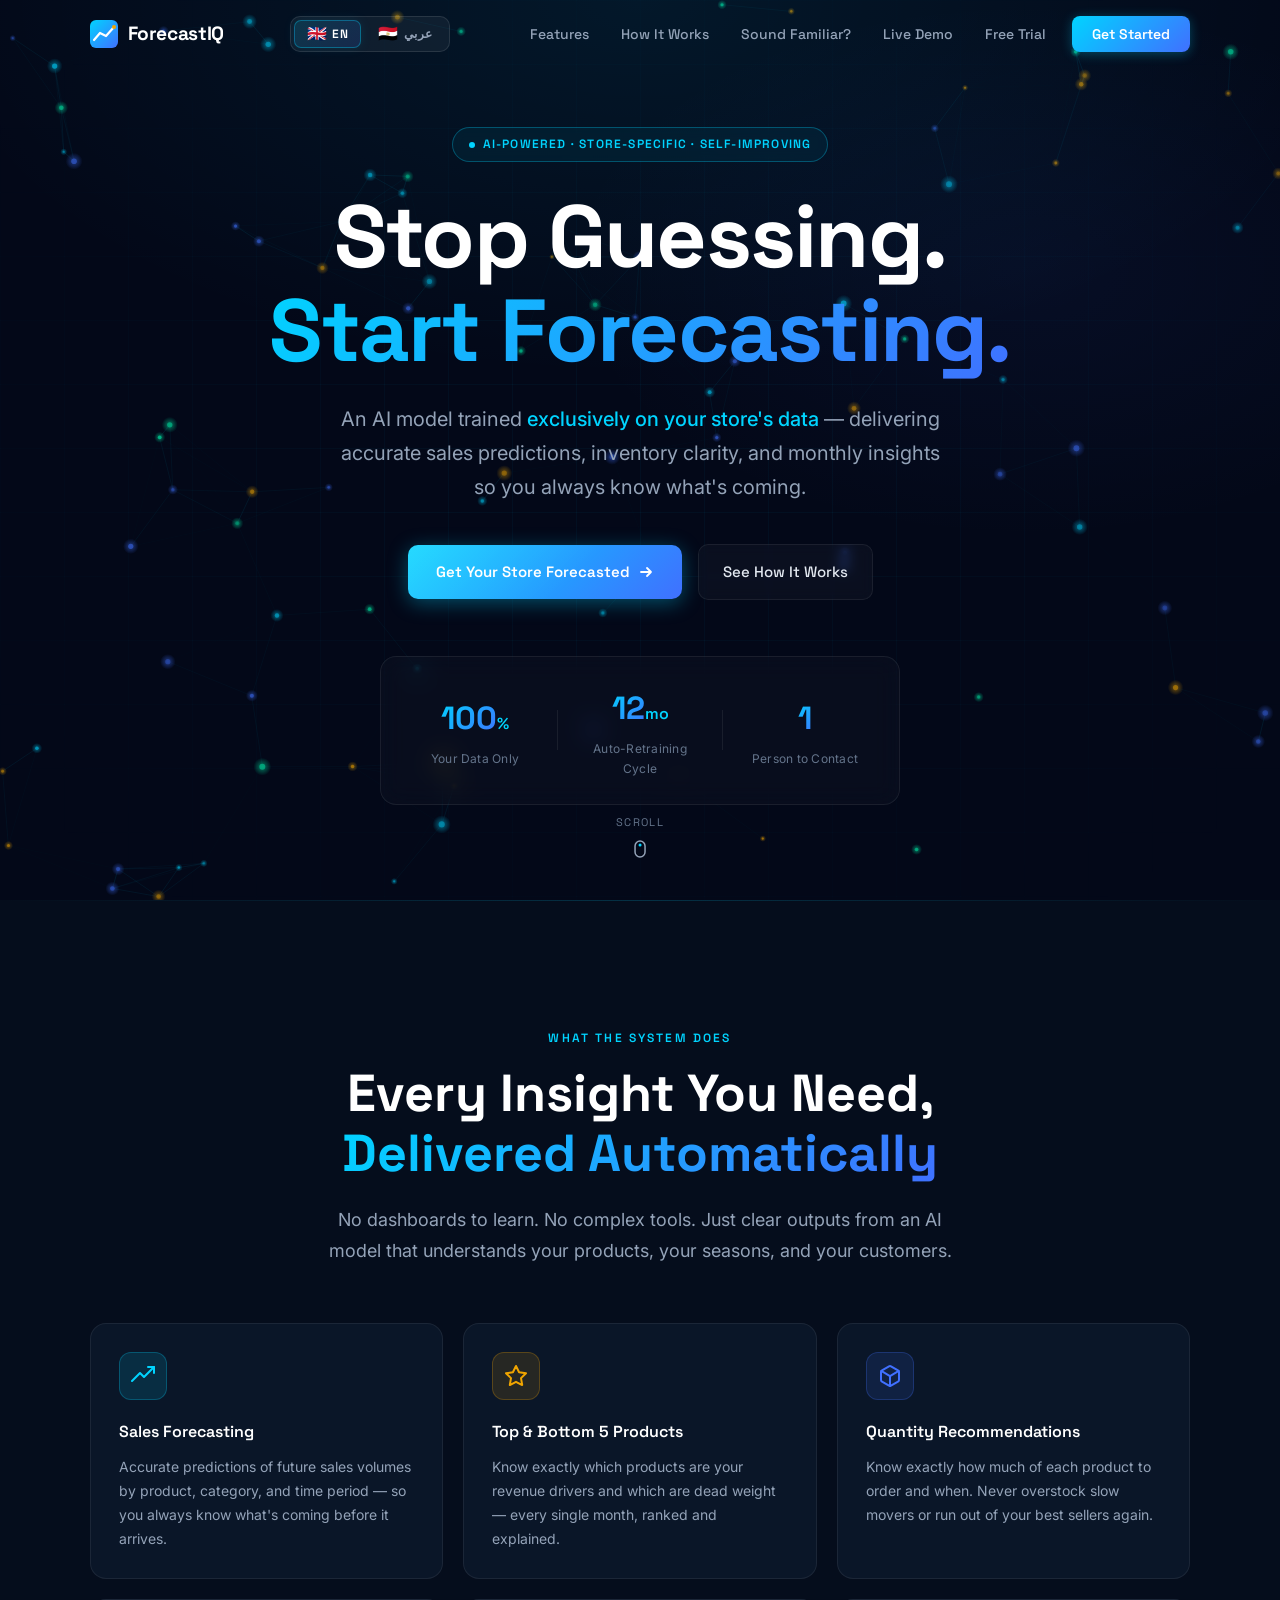
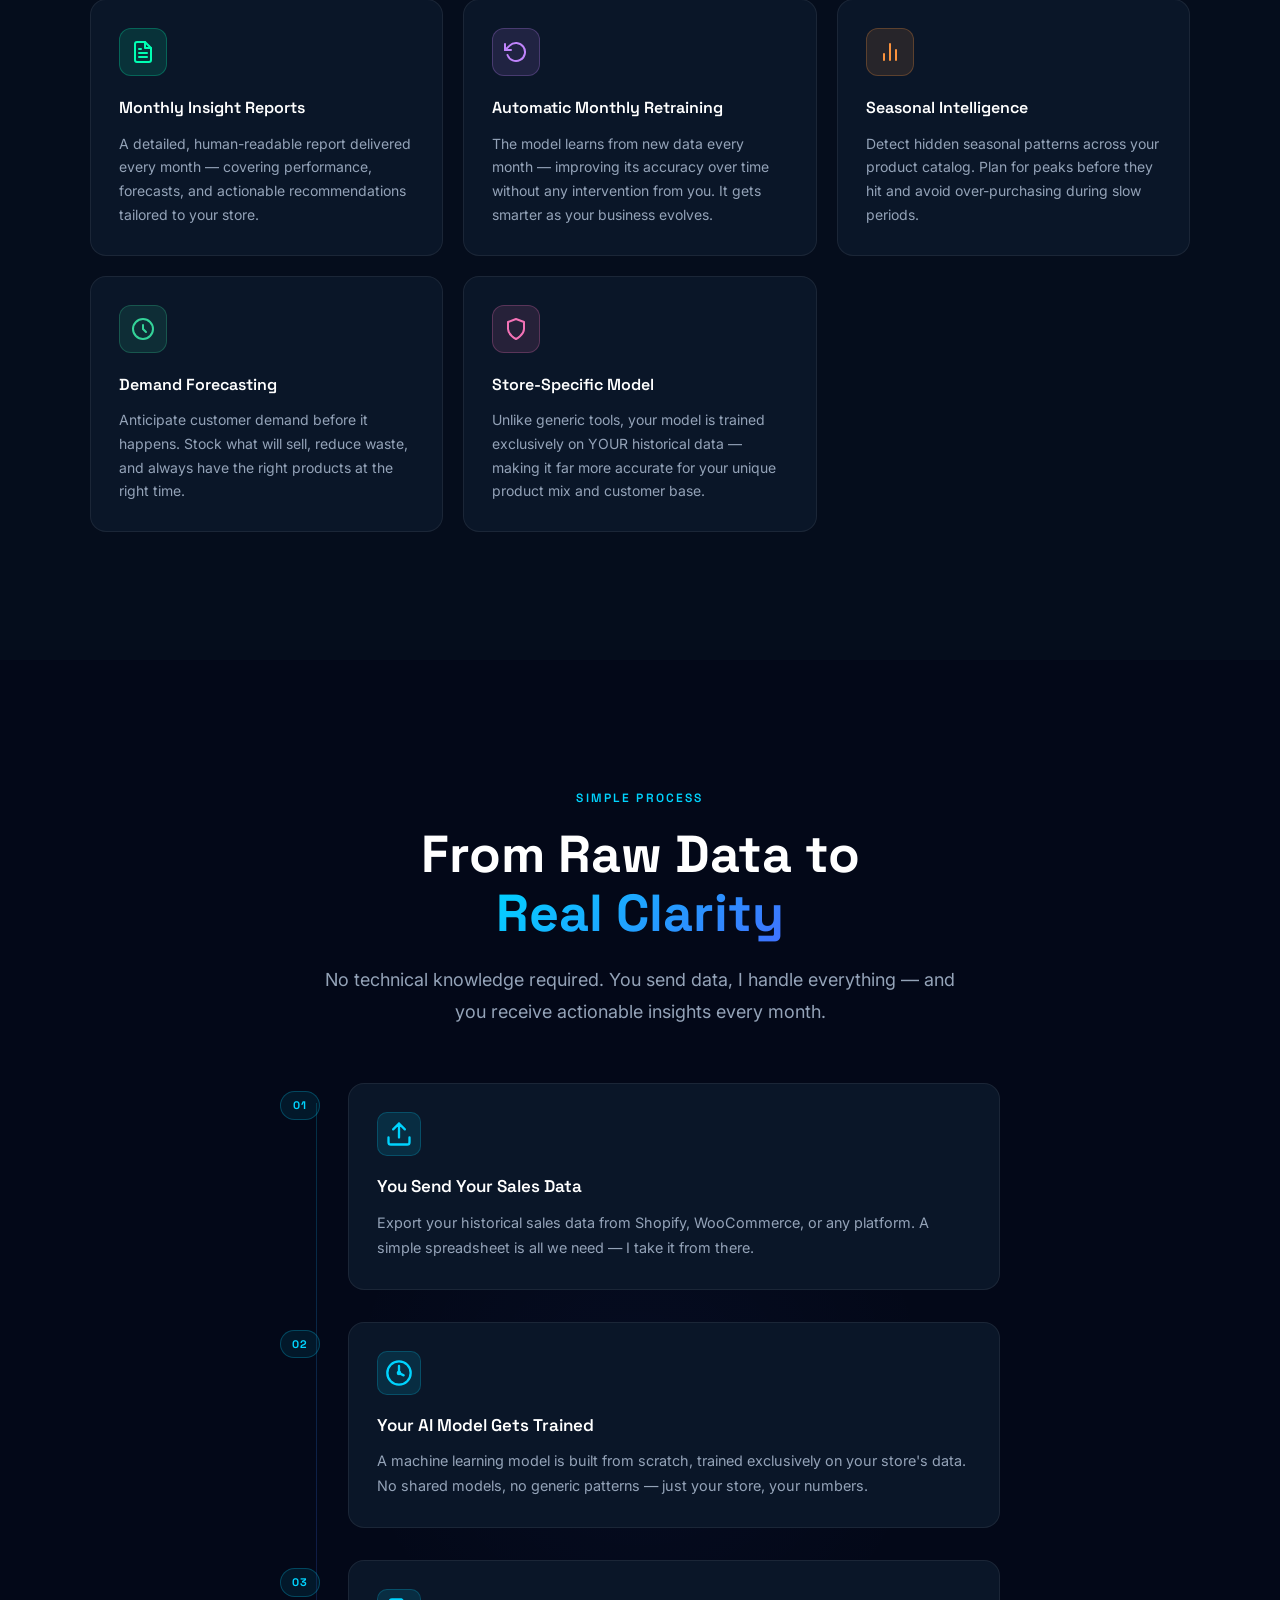
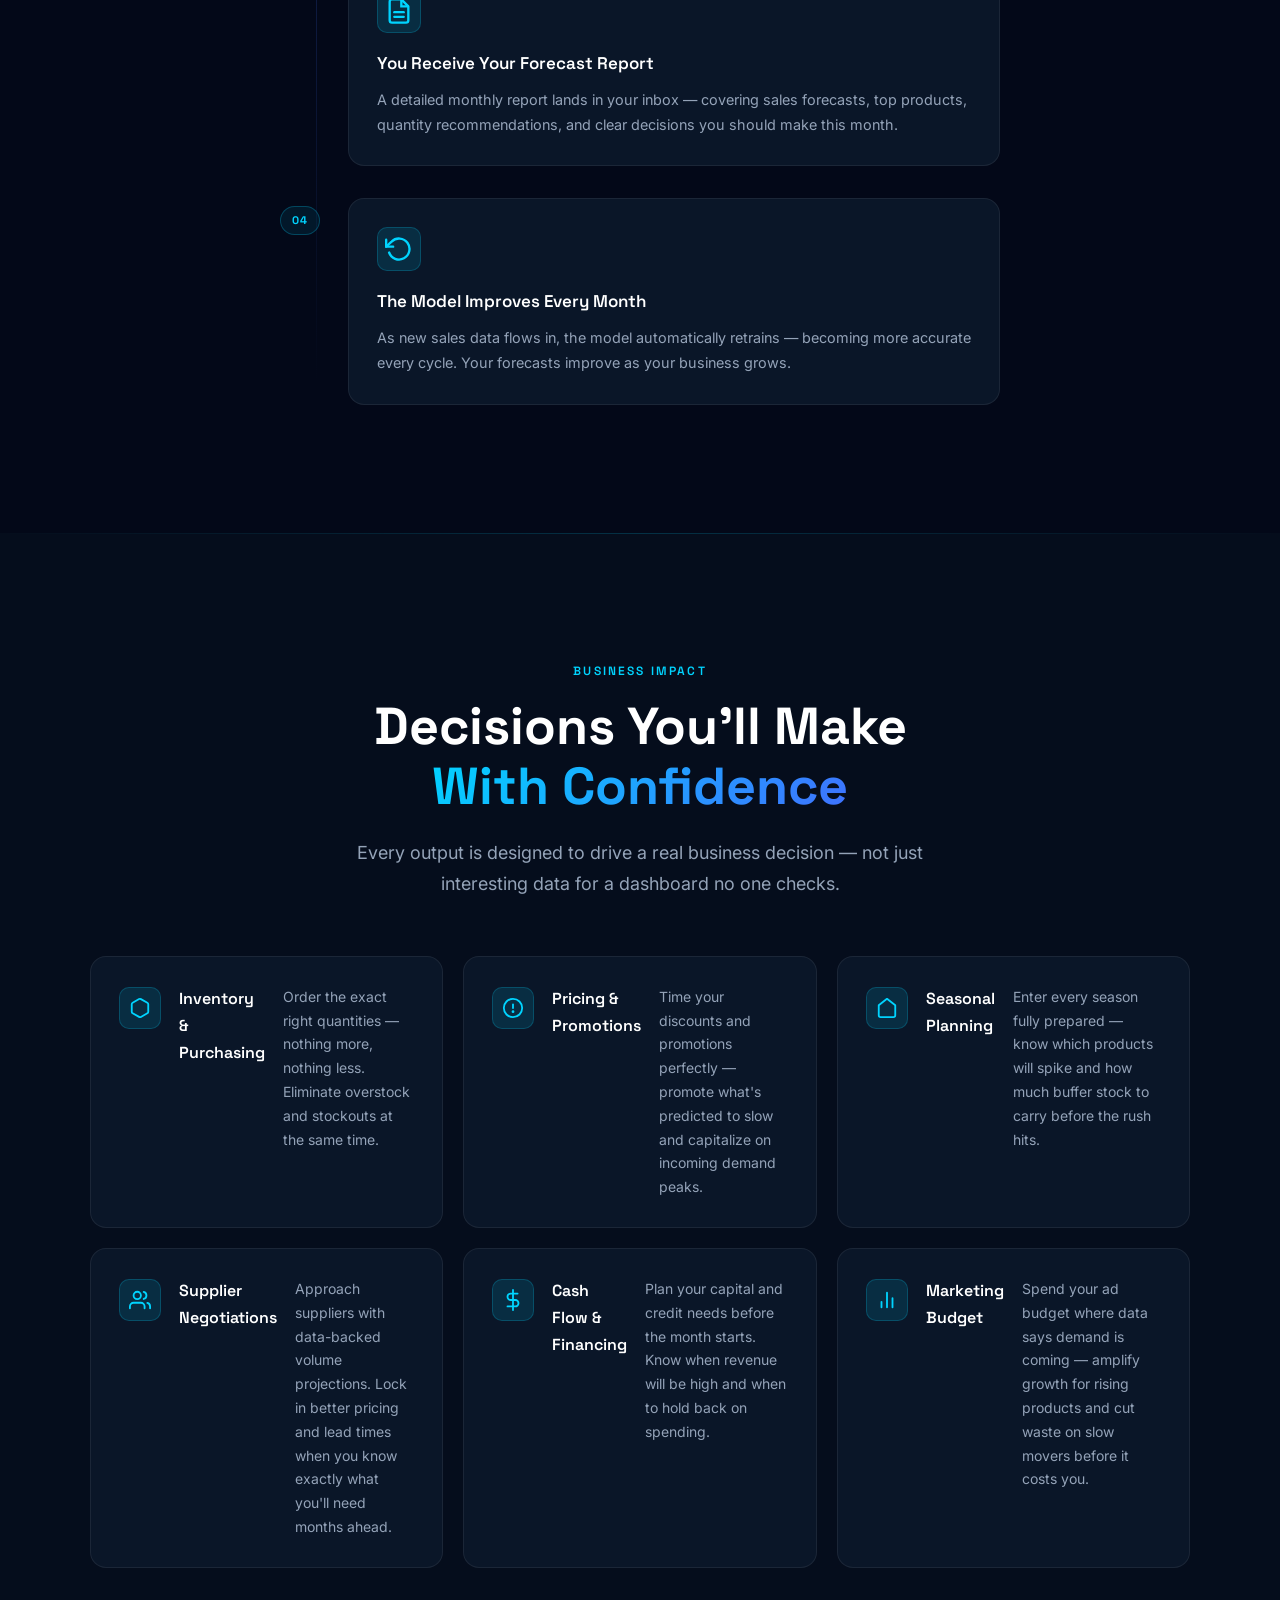
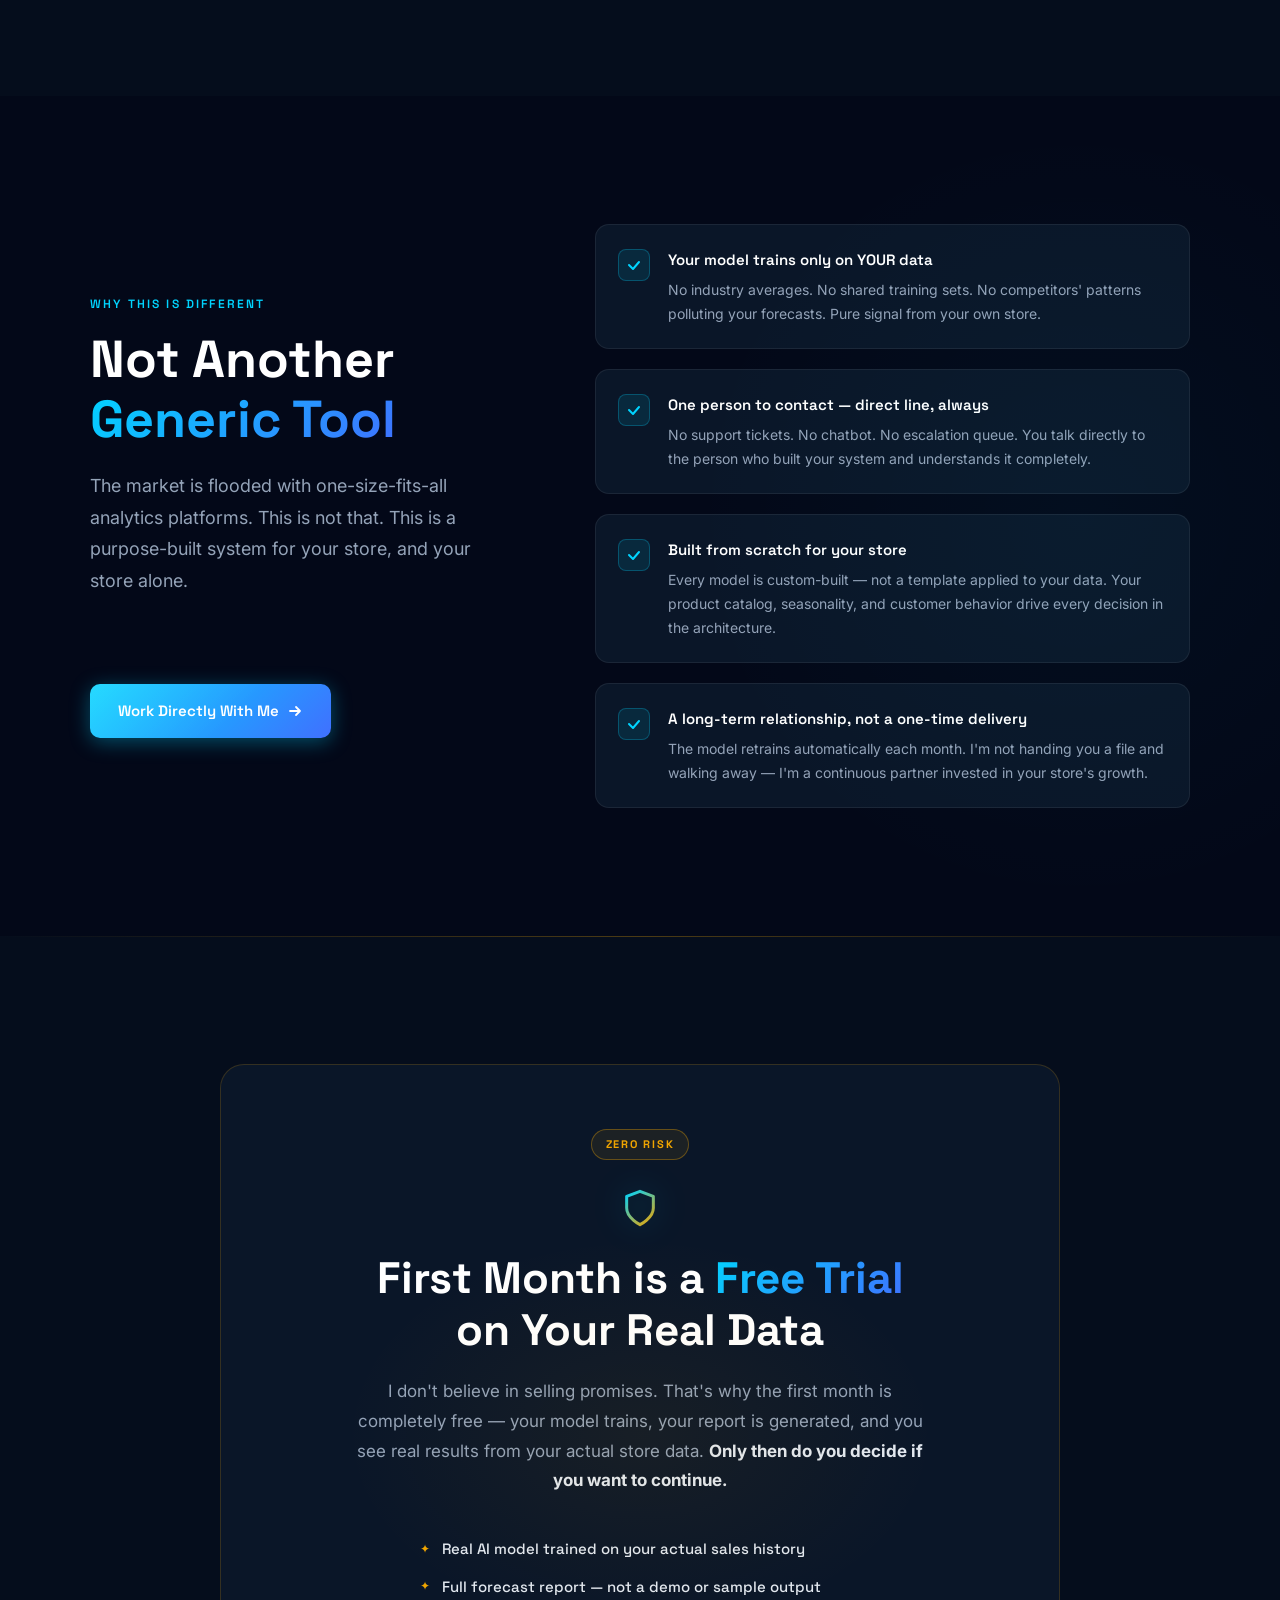
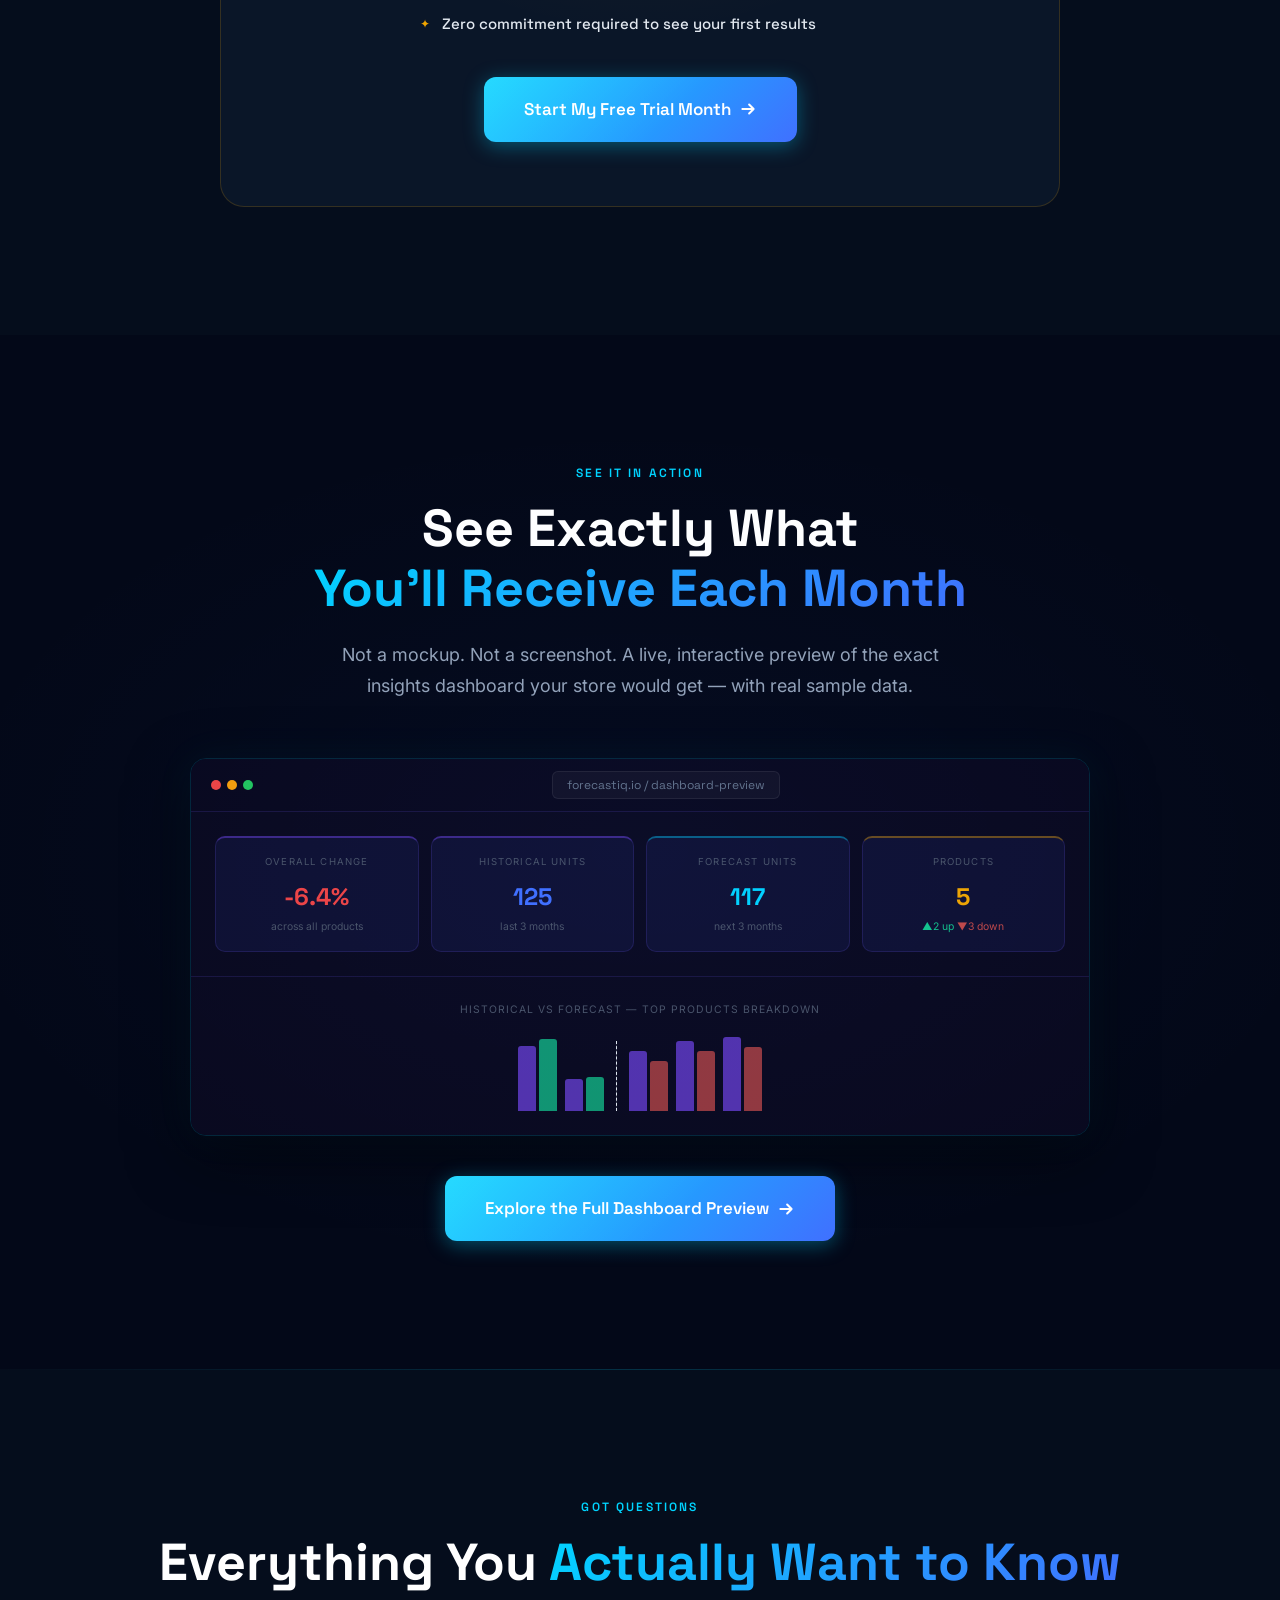
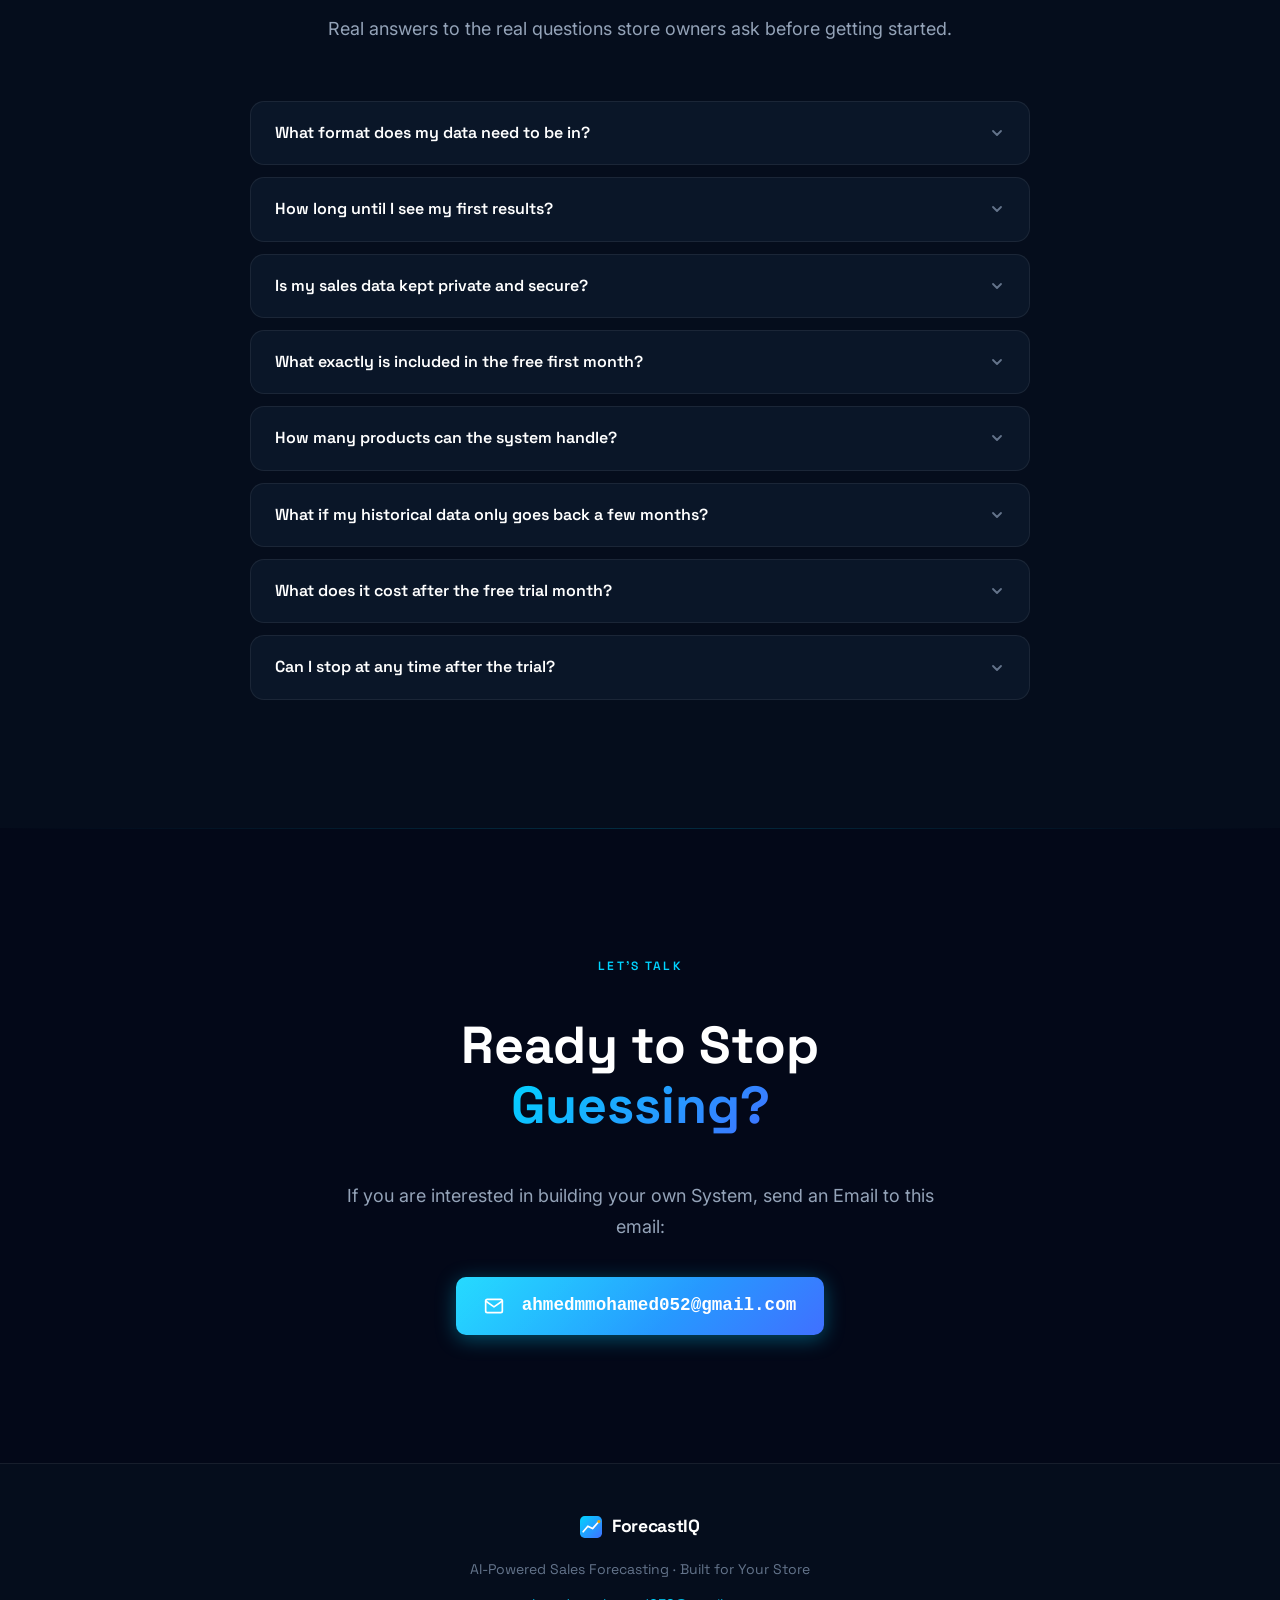
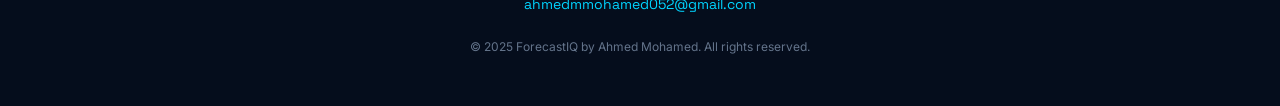
<file: index.html>
<!DOCTYPE html>
<html lang="en" dir="ltr">
<head>
  <meta charset="UTF-8" />
  <meta name="viewport" content="width=device-width, initial-scale=1.0" />
  <meta name="description" content="AI-powered sales forecasting trained exclusively on your store's data. Stop guessing inventory — start forecasting with precision. Built for retail and e-commerce owners." />
  <meta name="keywords" content="AI sales forecasting, inventory management, e-commerce analytics, retail AI, sales prediction, Shopify analytics" />
  <meta name="author" content="Ahmed Mohamed" />
  <meta property="og:title" content="ForecastIQ — AI Sales Forecasting for Your Store" />
  <meta property="og:description" content="Your own AI model, trained only on your data. Accurate sales predictions, inventory clarity, and monthly insights — built for your store." />
  <meta property="og:type" content="website" />
  <title>ForecastIQ — AI Sales Forecasting Built for Your Store</title>

  <!-- Google Fonts -->
  <link rel="preconnect" href="https://fonts.googleapis.com" />
  <link rel="preconnect" href="https://fonts.gstatic.com" crossorigin />
  <link href="https://fonts.googleapis.com/css2?family=Space+Grotesk:wght@300;400;500;600;700&family=Inter:wght@300;400;500;600&display=swap" rel="stylesheet" />

  <link rel="stylesheet" href="styles.css" />
</head>
<body>

  <!-- ═══════════════════════════════════════════════ NAVIGATION ══ -->
  <nav id="navbar" role="navigation" aria-label="Main navigation">
    <div class="nav-inner">
      <a href="#hero" class="nav-logo" aria-label="ForecastIQ Home">
        <span class="logo-icon" aria-hidden="true">
          <svg width="28" height="28" viewBox="0 0 28 28" fill="none" xmlns="http://www.w3.org/2000/svg">
            <rect width="28" height="28" rx="6" fill="url(#logoGrad)"/>
            <polyline points="4,20 10,13 16,16 24,7" stroke="#fff" stroke-width="2.2" stroke-linecap="round" stroke-linejoin="round" fill="none"/>
            <circle cx="24" cy="7" r="2" fill="#F0A500"/>
            <defs><linearGradient id="logoGrad" x1="0" y1="0" x2="28" y2="28" gradientUnits="userSpaceOnUse"><stop offset="0%" stop-color="#00D4FF"/><stop offset="100%" stop-color="#4070FF"/></linearGradient></defs>
          </svg>
        </span>
        <span class="logo-text">ForecastIQ</span>
      </a>

      <button class="nav-toggle" id="navToggle" aria-label="Open mobile menu" aria-expanded="false" aria-controls="navLinks">
        <span></span><span></span><span></span>
      </button>

      <ul class="nav-links" id="navLinks" role="list">
        <li><a href="#features" class="nav-link" data-i18n="nav.features">Features</a></li>
        <li><a href="#how-it-works" class="nav-link" data-i18n="nav.howItWorks">How It Works</a></li>
        <li><a href="pain.html" class="nav-link" data-i18n="nav.soundFamiliar">Sound Familiar?</a></li>
        <li><a href="dashboard-preview.html" class="nav-link" data-i18n="nav.liveDemo">Live Demo</a></li>
        <li><a href="#trial" class="nav-link" data-i18n="nav.freeTrial">Free Trial</a></li>
        <li>
          <a href="#contact" class="nav-cta" id="navCtaBtn" data-i18n="nav.getStarted">Get Started</a>
        </li>
      </ul>
    </div>
  </nav>

  <!-- ═══════════════════════════════════════════════ HERO ════════ -->
  <section id="hero" aria-label="Hero">
    <canvas id="particleCanvas" aria-hidden="true"></canvas>
    <div class="hero-grid-overlay" aria-hidden="true"></div>

    <div class="hero-content">
      <div class="hero-badge reveal-fade" data-delay="0">
        <span class="badge-dot" aria-hidden="true"></span>
        <span data-i18n="hero.badge">AI-Powered · Store-Specific · Self-Improving</span>
      </div>

      <h1 class="hero-headline reveal-fade" data-delay="100">
        <span data-i18n="hero.headline1">Stop Guessing.</span><br />
        <span class="gradient-text" data-i18n="hero.headline2">Start Forecasting.</span>
      </h1>

      <p class="hero-sub reveal-fade" data-delay="200" data-i18n="hero.sub">
        An AI model trained <em>exclusively on your store's data</em> — delivering accurate sales predictions,
        inventory clarity, and monthly insights so you always know what's coming.
      </p>

      <div class="hero-actions reveal-fade" data-delay="300">
        <a href="#contact" class="btn-primary" id="heroCtaBtn">
          <span data-i18n="hero.cta1">Get Your Store Forecasted</span>
          <svg width="16" height="16" viewBox="0 0 16 16" fill="none" aria-hidden="true"><path d="M3 8h10M9 4l4 4-4 4" stroke="currentColor" stroke-width="1.8" stroke-linecap="round" stroke-linejoin="round"/></svg>
        </a>
        <a href="#how-it-works" class="btn-ghost" data-i18n="hero.cta2">
          See How It Works
        </a>
      </div>

      <div class="hero-stats reveal-fade" data-delay="400">
        <div class="stat-item">
          <span class="stat-number" data-count="100">0</span><span class="stat-unit">%</span>
          <span class="stat-label" data-i18n="hero.stat1.label">Your Data Only</span>
        </div>
        <div class="stat-divider" aria-hidden="true"></div>
        <div class="stat-item">
          <span class="stat-number" data-count="12">0</span><span class="stat-unit">mo</span>
          <span class="stat-label" data-i18n="hero.stat2.label">Auto-Retraining Cycle</span>
        </div>
        <div class="stat-divider" aria-hidden="true"></div>
        <div class="stat-item">
          <span class="stat-number" data-count="1">0</span><span class="stat-unit"></span>
          <span class="stat-label" data-i18n="hero.stat3.label">Person to Contact</span>
        </div>
      </div>
    </div>

    <div class="hero-scroll-hint" aria-hidden="true">
      <span data-i18n="hero.scroll">Scroll</span>
      <svg width="16" height="20" viewBox="0 0 16 20" fill="none"><rect x="3" y="1" width="10" height="16" rx="5" stroke="#94A3B8" stroke-width="1.5"/><circle cx="8" cy="5" r="1.5" fill="#00D4FF" class="scroll-dot"/></svg>
    </div>
  </section>

  <!-- ═══════════════════════════════════════════════ FEATURES ════ -->
  <section id="features" aria-labelledby="featuresTitle">
    <div class="section-container">
      <div class="section-eyebrow reveal-fade" data-i18n="features.eyebrow">What The System Does</div>
      <h2 class="section-title reveal-fade" id="featuresTitle">
        <span data-i18n="features.title1">Every Insight You Need,</span><br /><span class="gradient-text" data-i18n="features.title2">Delivered Automatically</span>
      </h2>
      <p class="section-sub reveal-fade" data-i18n="features.sub">
        No dashboards to learn. No complex tools. Just clear outputs from an AI model
        that understands your products, your seasons, and your customers.
      </p>

      <div class="features-grid">

        <div class="feature-card reveal-scale" data-delay="0">
          <div class="feature-icon-wrap" style="--icon-color: #00D4FF;">
            <svg width="24" height="24" viewBox="0 0 24 24" fill="none" aria-hidden="true"><polyline points="1,17 9,9 13,13 23,3" stroke="currentColor" stroke-width="2" stroke-linecap="round" stroke-linejoin="round"/><polyline points="17,3 23,3 23,9" stroke="currentColor" stroke-width="2" stroke-linecap="round" stroke-linejoin="round"/></svg>
          </div>
          <h3 class="feature-title" data-i18n="feat1.title">Sales Forecasting</h3>
          <p class="feature-desc" data-i18n="feat1.desc">Accurate predictions of future sales volumes by product, category, and time period — so you always know what's coming before it arrives.</p>
        </div>

        <div class="feature-card reveal-scale" data-delay="80">
          <div class="feature-icon-wrap" style="--icon-color: #F0A500;">
            <svg width="24" height="24" viewBox="0 0 24 24" fill="none" aria-hidden="true"><path d="M12 2l3.09 6.26L22 9.27l-5 4.87 1.18 6.88L12 17.77l-6.18 3.25L7 14.14 2 9.27l6.91-1.01L12 2z" stroke="currentColor" stroke-width="2" stroke-linecap="round" stroke-linejoin="round"/></svg>
          </div>
          <h3 class="feature-title" data-i18n="feat2.title">Top & Bottom 5 Products</h3>
          <p class="feature-desc" data-i18n="feat2.desc">Know exactly which products are your revenue drivers and which are dead weight — every single month, ranked and explained.</p>
        </div>

        <div class="feature-card reveal-scale" data-delay="160">
          <div class="feature-icon-wrap" style="--icon-color: #4070FF;">
            <svg width="24" height="24" viewBox="0 0 24 24" fill="none" aria-hidden="true"><path d="M21 16V8a2 2 0 00-1-1.73l-7-4a2 2 0 00-2 0l-7 4A2 2 0 003 8v8a2 2 0 001 1.73l7 4a2 2 0 002 0l7-4A2 2 0 0021 16z" stroke="currentColor" stroke-width="2" stroke-linecap="round" stroke-linejoin="round"/><polyline points="3.27,6.96 12,12.01 20.73,6.96" stroke="currentColor" stroke-width="2" stroke-linecap="round" stroke-linejoin="round"/><line x1="12" y1="22.08" x2="12" y2="12" stroke="currentColor" stroke-width="2" stroke-linecap="round"/></svg>
          </div>
          <h3 class="feature-title" data-i18n="feat3.title">Quantity Recommendations</h3>
          <p class="feature-desc" data-i18n="feat3.desc">Know exactly how much of each product to order and when. Never overstock slow movers or run out of your best sellers again.</p>
        </div>

        <div class="feature-card reveal-scale" data-delay="0">
          <div class="feature-icon-wrap" style="--icon-color: #00FFB3;">
            <svg width="24" height="24" viewBox="0 0 24 24" fill="none" aria-hidden="true"><path d="M14 2H6a2 2 0 00-2 2v16a2 2 0 002 2h12a2 2 0 002-2V8z" stroke="currentColor" stroke-width="2" stroke-linecap="round" stroke-linejoin="round"/><polyline points="14,2 14,8 20,8" stroke="currentColor" stroke-width="2" stroke-linecap="round" stroke-linejoin="round"/><line x1="16" y1="13" x2="8" y2="13" stroke="currentColor" stroke-width="2" stroke-linecap="round"/><line x1="16" y1="17" x2="8" y2="17" stroke="currentColor" stroke-width="2" stroke-linecap="round"/><polyline points="10,9 9,9 8,9" stroke="currentColor" stroke-width="2" stroke-linecap="round"/></svg>
          </div>
          <h3 class="feature-title" data-i18n="feat4.title">Monthly Insight Reports</h3>
          <p class="feature-desc" data-i18n="feat4.desc">A detailed, human-readable report delivered every month — covering performance, forecasts, and actionable recommendations tailored to your store.</p>
        </div>

        <div class="feature-card reveal-scale" data-delay="80">
          <div class="feature-icon-wrap" style="--icon-color: #C084FC;">
            <svg width="24" height="24" viewBox="0 0 24 24" fill="none" aria-hidden="true"><polyline points="1,4 1,10 7,10" stroke="currentColor" stroke-width="2" stroke-linecap="round" stroke-linejoin="round"/><path d="M3.51 15a9 9 0 102.13-9.36L1 10" stroke="currentColor" stroke-width="2" stroke-linecap="round" stroke-linejoin="round"/></svg>
          </div>
          <h3 class="feature-title" data-i18n="feat5.title">Automatic Monthly Retraining</h3>
          <p class="feature-desc" data-i18n="feat5.desc">The model learns from new data every month — improving its accuracy over time without any intervention from you. It gets smarter as your business evolves.</p>
        </div>

        <div class="feature-card reveal-scale" data-delay="160">
          <div class="feature-icon-wrap" style="--icon-color: #FB923C;">
            <svg width="24" height="24" viewBox="0 0 24 24" fill="none" aria-hidden="true"><path d="M18 20V10M12 20V4M6 20v-6" stroke="currentColor" stroke-width="2" stroke-linecap="round" stroke-linejoin="round"/></svg>
          </div>
          <h3 class="feature-title" data-i18n="feat6.title">Seasonal Intelligence</h3>
          <p class="feature-desc" data-i18n="feat6.desc">Detect hidden seasonal patterns across your product catalog. Plan for peaks before they hit and avoid over-purchasing during slow periods.</p>
        </div>

        <div class="feature-card reveal-scale" data-delay="0">
          <div class="feature-icon-wrap" style="--icon-color: #34D399;">
            <svg width="24" height="24" viewBox="0 0 24 24" fill="none" aria-hidden="true"><circle cx="12" cy="12" r="10" stroke="currentColor" stroke-width="2"/><path d="M12 8v4l3 3" stroke="currentColor" stroke-width="2" stroke-linecap="round"/></svg>
          </div>
          <h3 class="feature-title" data-i18n="feat7.title">Demand Forecasting</h3>
          <p class="feature-desc" data-i18n="feat7.desc">Anticipate customer demand before it happens. Stock what will sell, reduce waste, and always have the right products at the right time.</p>
        </div>

        <div class="feature-card reveal-scale" data-delay="80">
          <div class="feature-icon-wrap" style="--icon-color: #F472B6;">
            <svg width="24" height="24" viewBox="0 0 24 24" fill="none" aria-hidden="true"><path d="M12 22s8-4 8-10V5l-8-3-8 3v7c0 6 8 10 8 10z" stroke="currentColor" stroke-width="2" stroke-linecap="round" stroke-linejoin="round"/></svg>
          </div>
          <h3 class="feature-title" data-i18n="feat8.title">Store-Specific Model</h3>
          <p class="feature-desc" data-i18n="feat8.desc">Unlike generic tools, your model is trained exclusively on YOUR historical data — making it far more accurate for your unique product mix and customer base.</p>
        </div>

      </div>
    </div>
  </section>

  <!-- ═══════════════════════════════════════ HOW IT WORKS ════════ -->
  <section id="how-it-works" aria-labelledby="howTitle">
    <div class="section-container">
      <div class="section-eyebrow reveal-fade" data-i18n="how.eyebrow">Simple Process</div>
      <h2 class="section-title reveal-fade" id="howTitle">
        <span data-i18n="how.title1">From Raw Data to</span><br /><span class="gradient-text" data-i18n="how.title2">Real Clarity</span>
      </h2>
      <p class="section-sub reveal-fade" data-i18n="how.sub">
        No technical knowledge required. You send data, I handle everything — 
        and you receive actionable insights every month.
      </p>

      <div class="steps-container">
        <div class="steps-line" aria-hidden="true"></div>

        <div class="step-item reveal-left" data-delay="0">
          <div class="step-number" aria-label="Step 1">01</div>
          <div class="step-content">
            <div class="step-icon-wrap" aria-hidden="true">
              <svg width="28" height="28" viewBox="0 0 24 24" fill="none"><path d="M21 15v4a2 2 0 01-2 2H5a2 2 0 01-2-2v-4M17 8l-5-5-5 5M12 3v12" stroke="currentColor" stroke-width="2" stroke-linecap="round" stroke-linejoin="round"/></svg>
            </div>
            <h3 class="step-title" data-i18n="step1.title">You Send Your Sales Data</h3>
            <p class="step-desc" data-i18n="step1.desc">Export your historical sales data from Shopify, WooCommerce, or any platform. A simple spreadsheet is all we need — I take it from there.</p>
          </div>
        </div>

        <div class="step-item reveal-right" data-delay="100">
          <div class="step-number" aria-label="Step 2">02</div>
          <div class="step-content">
            <div class="step-icon-wrap" aria-hidden="true">
              <svg width="28" height="28" viewBox="0 0 24 24" fill="none"><path d="M12 2a10 10 0 100 20 10 10 0 000-20z" stroke="currentColor" stroke-width="2"/><path d="M12 6v6l4 2" stroke="currentColor" stroke-width="2" stroke-linecap="round"/><circle cx="12" cy="12" r="2" fill="currentColor"/></svg>
            </div>
            <h3 class="step-title" data-i18n="step2.title">Your AI Model Gets Trained</h3>
            <p class="step-desc" data-i18n="step2.desc">A machine learning model is built from scratch, trained exclusively on your store's data. No shared models, no generic patterns — just your store, your numbers.</p>
          </div>
        </div>

        <div class="step-item reveal-left" data-delay="200">
          <div class="step-number" aria-label="Step 3">03</div>
          <div class="step-content">
            <div class="step-icon-wrap" aria-hidden="true">
              <svg width="28" height="28" viewBox="0 0 24 24" fill="none"><path d="M14 2H6a2 2 0 00-2 2v16a2 2 0 002 2h12a2 2 0 002-2V8z" stroke="currentColor" stroke-width="2" stroke-linecap="round" stroke-linejoin="round"/><polyline points="14,2 14,8 20,8" stroke="currentColor" stroke-width="2"/><line x1="16" y1="13" x2="8" y2="13" stroke="currentColor" stroke-width="2" stroke-linecap="round"/><line x1="16" y1="17" x2="8" y2="17" stroke="currentColor" stroke-width="2" stroke-linecap="round"/></svg>
            </div>
            <h3 class="step-title" data-i18n="step3.title">You Receive Your Forecast Report</h3>
            <p class="step-desc" data-i18n="step3.desc">A detailed monthly report lands in your inbox — covering sales forecasts, top products, quantity recommendations, and clear decisions you should make this month.</p>
          </div>
        </div>

        <div class="step-item reveal-right" data-delay="300">
          <div class="step-number" aria-label="Step 4">04</div>
          <div class="step-content">
            <div class="step-icon-wrap" aria-hidden="true">
              <svg width="28" height="28" viewBox="0 0 24 24" fill="none"><polyline points="1,4 1,10 7,10" stroke="currentColor" stroke-width="2" stroke-linecap="round" stroke-linejoin="round"/><path d="M3.51 15a9 9 0 102.13-9.36L1 10" stroke="currentColor" stroke-width="2" stroke-linecap="round" stroke-linejoin="round"/></svg>
            </div>
            <h3 class="step-title" data-i18n="step4.title">The Model Improves Every Month</h3>
            <p class="step-desc" data-i18n="step4.desc">As new sales data flows in, the model automatically retrains — becoming more accurate every cycle. Your forecasts improve as your business grows.</p>
          </div>
        </div>

      </div>
    </div>
  </section>

  <!-- ═══════════════════════════════════════ DECISIONS ═══════════ -->
  <section id="decisions" aria-labelledby="decisionsTitle">
    <div class="section-container">
      <div class="section-eyebrow reveal-fade" data-i18n="decisions.eyebrow">Business Impact</div>
      <h2 class="section-title reveal-fade" id="decisionsTitle">
        <span data-i18n="decisions.title1">Decisions You'll Make</span><br /><span class="gradient-text" data-i18n="decisions.title2">With Confidence</span>
      </h2>
      <p class="section-sub reveal-fade" data-i18n="decisions.sub">
        Every output is designed to drive a real business decision — not just interesting data for a dashboard no one checks.
      </p>

      <div class="decisions-grid">

        <div class="decision-card reveal-scale" data-delay="0">
          <div class="decision-icon" aria-hidden="true">
            <svg width="22" height="22" viewBox="0 0 24 24" fill="none"><path d="M21 16V8a2 2 0 00-1-1.73l-7-4a2 2 0 00-2 0l-7 4A2 2 0 003 8v8a2 2 0 001 1.73l7 4a2 2 0 002 0l7-4A2 2 0 0021 16z" stroke="currentColor" stroke-width="2" stroke-linecap="round" stroke-linejoin="round"/></svg>
          </div>
          <h3 class="decision-title" data-i18n="dec1.title">Inventory & Purchasing</h3>
          <p class="decision-desc" data-i18n="dec1.desc">Order the exact right quantities — nothing more, nothing less. Eliminate overstock and stockouts at the same time.</p>
        </div>

        <div class="decision-card reveal-scale" data-delay="80">
          <div class="decision-icon" aria-hidden="true">
            <svg width="22" height="22" viewBox="0 0 24 24" fill="none"><circle cx="12" cy="12" r="10" stroke="currentColor" stroke-width="2"/><line x1="12" y1="8" x2="12" y2="12" stroke="currentColor" stroke-width="2" stroke-linecap="round"/><line x1="12" y1="16" x2="12.01" y2="16" stroke="currentColor" stroke-width="3" stroke-linecap="round"/></svg>
          </div>
          <h3 class="decision-title" data-i18n="dec2.title">Pricing & Promotions</h3>
          <p class="decision-desc" data-i18n="dec2.desc">Time your discounts and promotions perfectly — promote what's predicted to slow and capitalize on incoming demand peaks.</p>
        </div>

        <div class="decision-card reveal-scale" data-delay="160">
          <div class="decision-icon" aria-hidden="true">
            <svg width="22" height="22" viewBox="0 0 24 24" fill="none"><path d="M3 9l9-7 9 7v11a2 2 0 01-2 2H5a2 2 0 01-2-2z" stroke="currentColor" stroke-width="2" stroke-linecap="round" stroke-linejoin="round"/></svg>
          </div>
          <h3 class="decision-title" data-i18n="dec3.title">Seasonal Planning</h3>
          <p class="decision-desc" data-i18n="dec3.desc">Enter every season fully prepared — know which products will spike and how much buffer stock to carry before the rush hits.</p>
        </div>

        <div class="decision-card reveal-scale" data-delay="0">
          <div class="decision-icon" aria-hidden="true">
            <svg width="22" height="22" viewBox="0 0 24 24" fill="none"><path d="M17 21v-2a4 4 0 00-4-4H5a4 4 0 00-4 4v2M23 21v-2a4 4 0 00-3-3.87M16 3.13a4 4 0 010 7.75" stroke="currentColor" stroke-width="2" stroke-linecap="round" stroke-linejoin="round"/><circle cx="9" cy="7" r="4" stroke="currentColor" stroke-width="2"/></svg>
          </div>
          <h3 class="decision-title" data-i18n="dec4.title">Supplier Negotiations</h3>
          <p class="decision-desc" data-i18n="dec4.desc">Approach suppliers with data-backed volume projections. Lock in better pricing and lead times when you know exactly what you'll need months ahead.</p>
        </div>

        <div class="decision-card reveal-scale" data-delay="80">
          <div class="decision-icon" aria-hidden="true">
            <svg width="22" height="22" viewBox="0 0 24 24" fill="none"><line x1="12" y1="1" x2="12" y2="23" stroke="currentColor" stroke-width="2" stroke-linecap="round"/><path d="M17 5H9.5a3.5 3.5 0 000 7h5a3.5 3.5 0 010 7H6" stroke="currentColor" stroke-width="2" stroke-linecap="round"/></svg>
          </div>
          <h3 class="decision-title" data-i18n="dec5.title">Cash Flow & Financing</h3>
          <p class="decision-desc" data-i18n="dec5.desc">Plan your capital and credit needs before the month starts. Know when revenue will be high and when to hold back on spending.</p>
        </div>

        <div class="decision-card reveal-scale" data-delay="160">
          <div class="decision-icon" aria-hidden="true">
            <svg width="22" height="22" viewBox="0 0 24 24" fill="none"><path d="M18 20V10M12 20V4M6 20v-6" stroke="currentColor" stroke-width="2" stroke-linecap="round" stroke-linejoin="round"/></svg>
          </div>
          <h3 class="decision-title" data-i18n="dec6.title">Marketing Budget</h3>
          <p class="decision-desc" data-i18n="dec6.desc">Spend your ad budget where data says demand is coming — amplify growth for rising products and cut waste on slow movers before it costs you.</p>
        </div>

      </div>
    </div>
  </section>

  <!-- ═══════════════════════════════════════ WHY DIFFERENT ═══════ -->
  <section id="why-different" aria-labelledby="whyTitle">
    <div class="section-container">
      <div class="why-inner">
        <div class="why-left reveal-fade">
          <div class="section-eyebrow" data-i18n="why.eyebrow">Why This Is Different</div>
          <h2 class="section-title" id="whyTitle">
            <span data-i18n="why.title1">Not Another</span><br /><span class="gradient-text" data-i18n="why.title2">Generic Tool</span>
          </h2>
          <p class="section-sub" style="text-align:left; max-width: 480px;" data-i18n="why.sub">
            The market is flooded with one-size-fits-all analytics platforms. This is not that.
            This is a purpose-built system for your store, and your store alone.
          </p>

          <a href="#contact" class="btn-primary" style="margin-top: 2rem; display:inline-flex;">
            <span data-i18n="why.cta">Work Directly With Me</span>
            <svg width="16" height="16" viewBox="0 0 16 16" fill="none" aria-hidden="true"><path d="M3 8h10M9 4l4 4-4 4" stroke="currentColor" stroke-width="1.8" stroke-linecap="round" stroke-linejoin="round"/></svg>
          </a>
        </div>

        <div class="why-right">
          <div class="diff-item reveal-right" data-delay="0">
            <div class="diff-check" aria-hidden="true">
              <svg width="16" height="16" viewBox="0 0 16 16" fill="none"><path d="M3 8l4 4 6-7" stroke="currentColor" stroke-width="2" stroke-linecap="round" stroke-linejoin="round"/></svg>
            </div>
            <div class="diff-text">
              <strong data-i18n="diff1.title">Your model trains only on YOUR data</strong>
              <p data-i18n="diff1.desc">No industry averages. No shared training sets. No competitors' patterns polluting your forecasts. Pure signal from your own store.</p>
            </div>
          </div>

          <div class="diff-item reveal-right" data-delay="80">
            <div class="diff-check" aria-hidden="true">
              <svg width="16" height="16" viewBox="0 0 16 16" fill="none"><path d="M3 8l4 4 6-7" stroke="currentColor" stroke-width="2" stroke-linecap="round" stroke-linejoin="round"/></svg>
            </div>
            <div class="diff-text">
              <strong data-i18n="diff2.title">One person to contact — direct line, always</strong>
              <p data-i18n="diff2.desc">No support tickets. No chatbot. No escalation queue. You talk directly to the person who built your system and understands it completely.</p>
            </div>
          </div>

          <div class="diff-item reveal-right" data-delay="160">
            <div class="diff-check" aria-hidden="true">
              <svg width="16" height="16" viewBox="0 0 16 16" fill="none"><path d="M3 8l4 4 6-7" stroke="currentColor" stroke-width="2" stroke-linecap="round" stroke-linejoin="round"/></svg>
            </div>
            <div class="diff-text">
              <strong data-i18n="diff3.title">Built from scratch for your store</strong>
              <p data-i18n="diff3.desc">Every model is custom-built — not a template applied to your data. Your product catalog, seasonality, and customer behavior drive every decision in the architecture.</p>
            </div>
          </div>

          <div class="diff-item reveal-right" data-delay="240">
            <div class="diff-check" aria-hidden="true">
              <svg width="16" height="16" viewBox="0 0 16 16" fill="none"><path d="M3 8l4 4 6-7" stroke="currentColor" stroke-width="2" stroke-linecap="round" stroke-linejoin="round"/></svg>
            </div>
            <div class="diff-text">
              <strong data-i18n="diff4.title">A long-term relationship, not a one-time delivery</strong>
              <p data-i18n="diff4.desc">The model retrains automatically each month. I'm not handing you a file and walking away — I'm a continuous partner invested in your store's growth.</p>
            </div>
          </div>
        </div>
      </div>
    </div>
  </section>

  <!-- ═══════════════════════════════════════ FREE TRIAL ══════════ -->
  <section id="trial" aria-labelledby="trialTitle">
    <div class="section-container">
      <div class="trial-card reveal-scale">
        <div class="trial-badge" aria-label="Zero risk offer" data-i18n="trial.badge">Zero Risk</div>
        <div class="trial-glow" aria-hidden="true"></div>

        <div class="trial-content">
          <div class="trial-icon" aria-hidden="true">
            <svg width="40" height="40" viewBox="0 0 24 24" fill="none"><path d="M12 22s8-4 8-10V5l-8-3-8 3v7c0 6 8 10 8 10z" stroke="url(#trialIconGrad)" stroke-width="1.8" stroke-linecap="round" stroke-linejoin="round"/><defs><linearGradient id="trialIconGrad" x1="4" y1="2" x2="20" y2="22" gradientUnits="userSpaceOnUse"><stop offset="0%" stop-color="#00D4FF"/><stop offset="100%" stop-color="#F0A500"/></linearGradient></defs></svg>
          </div>

          <h2 class="trial-headline" id="trialTitle">
            <span data-i18n="trial.title1">First Month is a</span> <span class="gradient-text" data-i18n="trial.title2">Free Trial</span><br /><span data-i18n="trial.title3">on Your Real Data</span>
          </h2>

          <p class="trial-desc" data-i18n="trial.desc">
            I don't believe in selling promises. That's why the first month is completely free —
            your model trains, your report is generated, and you see real results from your actual store data.
            <strong>Only then do you decide if you want to continue.</strong>
          </p>

          <div class="trial-points">
            <div class="trial-point">
              <span class="trial-point-icon" aria-hidden="true">✦</span>
              <span data-i18n="trial.point1">Real AI model trained on your actual sales history</span>
            </div>
            <div class="trial-point">
              <span class="trial-point-icon" aria-hidden="true">✦</span>
              <span data-i18n="trial.point2">Full forecast report — not a demo or sample output</span>
            </div>
            <div class="trial-point">
              <span class="trial-point-icon" aria-hidden="true">✦</span>
              <span data-i18n="trial.point3">Zero commitment required to see your first results</span>
            </div>
          </div>

          <a href="#contact" class="btn-primary btn-lg" id="trialCtaBtn">
            <span data-i18n="trial.cta">Start My Free Trial Month</span>
            <svg width="18" height="18" viewBox="0 0 16 16" fill="none" aria-hidden="true"><path d="M3 8h10M9 4l4 4-4 4" stroke="currentColor" stroke-width="1.8" stroke-linecap="round" stroke-linejoin="round"/></svg>
          </a>
        </div>
      </div>
    </div>
  </section>

  <!-- ═══════════════════════════════════════ DASHBOARD PREVIEW TEASER ══ -->
  <section id="dashboard-teaser" aria-labelledby="teaserTitle" style="background: var(--bg-0); position: relative; overflow: hidden;">
    <div style="position:absolute; inset:0; background: radial-gradient(ellipse 80% 60% at 50% 50%, rgba(64,112,255,0.04) 0%, transparent 70%); pointer-events:none;"></div>
    <div class="section-container" style="text-align:center;">
      <div class="section-eyebrow reveal-fade" data-i18n="teaser.eyebrow">See It In Action</div>
      <h2 class="section-title reveal-fade" id="teaserTitle">
        <span data-i18n="teaser.title1">See Exactly What</span><br /><span class="gradient-text" data-i18n="teaser.title2">You'll Receive Each Month</span>
      </h2>
      <p class="section-sub reveal-fade" data-i18n="teaser.sub">
        Not a mockup. Not a screenshot. A live, interactive preview of the exact insights dashboard<br />your store would get — with real sample data.
      </p>
      <div class="reveal-scale" data-delay="100" style="max-width:900px; margin: 0 auto 2.5rem; border-radius:16px; border: 1px solid rgba(0,212,255,0.15); overflow:hidden; box-shadow: 0 20px 60px rgba(0,0,0,0.5), 0 0 40px rgba(0,212,255,0.06);">
        <div style="background: rgba(9,9,31,0.95); padding: 0.75rem 1.25rem; display:flex; align-items:center; gap:0.625rem; border-bottom: 1px solid rgba(100,80,220,0.18);">
          <div style="display:flex; gap:6px;" aria-hidden="true">
            <div style="width:10px;height:10px;border-radius:50%;background:#ef4444;"></div>
            <div style="width:10px;height:10px;border-radius:50%;background:#f59e0b;"></div>
            <div style="width:10px;height:10px;border-radius:50%;background:#22c55e;"></div>
          </div>
          <div style="flex:1; display:flex; justify-content:center;">
            <span style="font-family: var(--font-head); font-size:0.75rem; color: var(--text-3); background: rgba(255,255,255,0.04); border: 1px solid rgba(255,255,255,0.07); border-radius:6px; padding: 0.2rem 0.875rem;">forecastiq.io / dashboard-preview</span>
          </div>
        </div>
        <div style="background: #09091F; padding: 1.5rem; display:grid; grid-template-columns: repeat(4,1fr); gap:0.75rem; border-bottom: 1px solid rgba(100,80,220,0.18);" aria-hidden="true">
          <div style="background:#0E1032; border:1px solid rgba(100,80,220,0.2); border-radius:10px; padding:1rem; border-top: 2px solid rgba(107,65,220,0.5);">
            <div style="font-size:0.6rem; letter-spacing:0.12em; text-transform:uppercase; color:#4A5468; margin-bottom:0.4rem;">OVERALL CHANGE</div>
            <div style="font-size:1.5rem; font-weight:700; color:#ef4444; font-family:var(--font-head);">-6.4%</div>
            <div style="font-size:0.65rem; color:#4A5468;">across all products</div>
          </div>
          <div style="background:#0E1032; border:1px solid rgba(100,80,220,0.2); border-radius:10px; padding:1rem; border-top: 2px solid rgba(107,65,220,0.5);">
            <div style="font-size:0.6rem; letter-spacing:0.12em; text-transform:uppercase; color:#4A5468; margin-bottom:0.4rem;">HISTORICAL UNITS</div>
            <div style="font-size:1.5rem; font-weight:700; color:var(--blue); font-family:var(--font-head);">125</div>
            <div style="font-size:0.65rem; color:#4A5468;">last 3 months</div>
          </div>
          <div style="background:#0E1032; border:1px solid rgba(100,80,220,0.2); border-radius:10px; padding:1rem; border-top: 2px solid rgba(0,212,255,0.4);">
            <div style="font-size:0.6rem; letter-spacing:0.12em; text-transform:uppercase; color:#4A5468; margin-bottom:0.4rem;">FORECAST UNITS</div>
            <div style="font-size:1.5rem; font-weight:700; color:var(--teal); font-family:var(--font-head);">117</div>
            <div style="font-size:0.65rem; color:#4A5468;">next 3 months</div>
          </div>
          <div style="background:#0E1032; border:1px solid rgba(100,80,220,0.2); border-radius:10px; padding:1rem; border-top: 2px solid rgba(240,165,0,0.4);">
            <div style="font-size:0.6rem; letter-spacing:0.12em; text-transform:uppercase; color:#4A5468; margin-bottom:0.4rem;">PRODUCTS</div>
            <div style="font-size:1.5rem; font-weight:700; color:var(--gold); font-family:var(--font-head);">5</div>
            <div style="font-size:0.65rem; color:#4A5468;"><span style="color:#13C48C;">▲2 up</span> <span style="color:#C04848;">▼3 down</span></div>
          </div>
        </div>
        <div style="background: #09091F; padding: 1.5rem; text-align:center;" aria-hidden="true">
          <div style="font-size:0.65rem; letter-spacing:0.1em; text-transform:uppercase; color:#4A5468; margin-bottom:0.75rem;">HISTORICAL VS FORECAST — TOP PRODUCTS BREAKDOWN</div>
          <div style="display:flex; justify-content:center; align-items:flex-end; gap:0.5rem; height:80px;">
            <div style="display:flex; gap:3px; align-items:flex-end;">
              <div style="width:18px; height:65px; background:rgba(107,65,220,0.75); border-radius:3px 3px 0 0;"></div>
              <div style="width:18px; height:72px; background:rgba(19,196,140,0.75); border-radius:3px 3px 0 0;"></div>
            </div>
            <div style="display:flex; gap:3px; align-items:flex-end;">
              <div style="width:18px; height:32px; background:rgba(107,65,220,0.75); border-radius:3px 3px 0 0;"></div>
              <div style="width:18px; height:34px; background:rgba(19,196,140,0.75); border-radius:3px 3px 0 0;"></div>
            </div>
            <div style="width:1px; height:70px; background:rgba(255,255,255,0.15); border-style: dashed; border-width: 0 0 0 1px; margin: 0 4px;"></div>
            <div style="display:flex; gap:3px; align-items:flex-end;">
              <div style="width:18px; height:60px; background:rgba(107,65,220,0.75); border-radius:3px 3px 0 0;"></div>
              <div style="width:18px; height:50px; background:rgba(192,72,72,0.75); border-radius:3px 3px 0 0;"></div>
            </div>
            <div style="display:flex; gap:3px; align-items:flex-end;">
              <div style="width:18px; height:70px; background:rgba(107,65,220,0.75); border-radius:3px 3px 0 0;"></div>
              <div style="width:18px; height:60px; background:rgba(192,72,72,0.75); border-radius:3px 3px 0 0;"></div>
            </div>
            <div style="display:flex; gap:3px; align-items:flex-end;">
              <div style="width:18px; height:74px; background:rgba(107,65,220,0.75); border-radius:3px 3px 0 0;"></div>
              <div style="width:18px; height:64px; background:rgba(192,72,72,0.75); border-radius:3px 3px 0 0;"></div>
            </div>
          </div>
        </div>
      </div>
      <a href="dashboard-preview.html" class="btn-primary btn-lg reveal-fade" data-delay="200" id="viewDashboardBtn">
        <span data-i18n="teaser.cta">Explore the Full Dashboard Preview</span>
        <svg width="18" height="18" viewBox="0 0 16 16" fill="none" aria-hidden="true"><path d="M3 8h10M9 4l4 4-4 4" stroke="currentColor" stroke-width="1.8" stroke-linecap="round" stroke-linejoin="round"/></svg>
      </a>
    </div>
  </section>

  <!-- ═══════════════════════════════════════ FAQ ══════════════════ -->
  <section id="faq" aria-labelledby="faqTitle" style="background: var(--bg-1); position:relative;">
    <div style="position:absolute; top:0; left:0; right:0; height:1px; background: linear-gradient(90deg, transparent, rgba(0,212,255,0.18), transparent);"></div>
    <div class="section-container" style="text-align:center;">
      <div class="section-eyebrow reveal-fade" data-i18n="faq.eyebrow">Got Questions</div>
      <h2 class="section-title reveal-fade" id="faqTitle">
        <span data-i18n="faq.title1">Everything You </span><span class="gradient-text" data-i18n="faq.title2">Actually Want to Know</span>
      </h2>
      <p class="section-sub reveal-fade" data-i18n="faq.sub">
        Real answers to the real questions store owners ask before getting started.
      </p>

      <div class="faq-list reveal-fade" data-delay="100" role="list">

        <div class="faq-item" role="listitem">
          <button class="faq-q" aria-expanded="false" aria-controls="faq1-answer" id="faq1-btn">
            <span data-i18n="faq1.q">What format does my data need to be in?</span>
            <svg class="faq-arrow" width="16" height="16" viewBox="0 0 16 16" fill="none" aria-hidden="true"><path d="M4 6l4 4 4-4" stroke="currentColor" stroke-width="1.8" stroke-linecap="round" stroke-linejoin="round"/></svg>
          </button>
          <div class="faq-a" id="faq1-answer" role="region" aria-labelledby="faq1-btn" hidden data-i18n="faq1.a">
            A simple Excel (.xlsx) or CSV file exported from your platform is all I need. Shopify and WooCommerce both let you export sales data in one click. If your data is messy or incomplete, that's completely fine — data cleaning is part of the process, not your problem.
          </div>
        </div>

        <div class="faq-item" role="listitem">
          <button class="faq-q" aria-expanded="false" aria-controls="faq2-answer" id="faq2-btn">
            <span data-i18n="faq2.q">How long until I see my first results?</span>
            <svg class="faq-arrow" width="16" height="16" viewBox="0 0 16 16" fill="none" aria-hidden="true"><path d="M4 6l4 4 4-4" stroke="currentColor" stroke-width="1.8" stroke-linecap="round" stroke-linejoin="round"/></svg>
          </button>
          <div class="faq-a" id="faq2-answer" role="region" aria-labelledby="faq2-btn" hidden data-i18n="faq2.a">
            Typically 3–5 business days from when I receive your sales data. You'll get your full first report — forecasts, product rankings, quantity recommendations, and seasonal insights — not a preview or partial output.
          </div>
        </div>

        <div class="faq-item" role="listitem">
          <button class="faq-q" aria-expanded="false" aria-controls="faq3-answer" id="faq3-btn">
            <span data-i18n="faq3.q">Is my sales data kept private and secure?</span>
            <svg class="faq-arrow" width="16" height="16" viewBox="0 0 16 16" fill="none" aria-hidden="true"><path d="M4 6l4 4 4-4" stroke="currentColor" stroke-width="1.8" stroke-linecap="round" stroke-linejoin="round"/></svg>
          </button>
          <div class="faq-a" id="faq3-answer" role="region" aria-labelledby="faq3-btn" hidden data-i18n="faq3.a">
            Completely. Your data is used exclusively to train your model and generate your reports. It is never shared, sold, aggregated with other stores' data, or accessed by any third parties. Your store's data is your competitive advantage — and it stays that way.
          </div>
        </div>

        <div class="faq-item" role="listitem">
          <button class="faq-q" aria-expanded="false" aria-controls="faq4-answer" id="faq4-btn">
            <span data-i18n="faq4.q">What exactly is included in the free first month?</span>
            <svg class="faq-arrow" width="16" height="16" viewBox="0 0 16 16" fill="none" aria-hidden="true"><path d="M4 6l4 4 4-4" stroke="currentColor" stroke-width="1.8" stroke-linecap="round" stroke-linejoin="round"/></svg>
          </button>
          <div class="faq-a" id="faq4-answer" role="region" aria-labelledby="faq4-btn" hidden data-i18n="faq4.a">
            Everything. A fully trained AI model on your actual sales history, a complete monthly forecast report, top and bottom product rankings, exact quantity recommendations per product, and seasonal trend insights. This is not a demo — it's the real full output, on your real data. Zero cost, zero commitment required to see it.
          </div>
        </div>

        <div class="faq-item" role="listitem">
          <button class="faq-q" aria-expanded="false" aria-controls="faq5-answer" id="faq5-btn">
            <span data-i18n="faq5.q">How many products can the system handle?</span>
            <svg class="faq-arrow" width="16" height="16" viewBox="0 0 16 16" fill="none" aria-hidden="true"><path d="M4 6l4 4 4-4" stroke="currentColor" stroke-width="1.8" stroke-linecap="round" stroke-linejoin="round"/></svg>
          </button>
          <div class="faq-a" id="faq5-answer" role="region" aria-labelledby="faq5-btn" hidden data-i18n="faq5.a">
            The system comfortably handles anywhere from 10 to 500+ product SKUs. The model architecture scales with your catalog size. Whether you carry 20 products or 300, it will produce per-product forecasts and recommendations.
          </div>
        </div>

        <div class="faq-item" role="listitem">
          <button class="faq-q" aria-expanded="false" aria-controls="faq6-answer" id="faq6-btn">
            <span data-i18n="faq6.q">What if my historical data only goes back a few months?</span>
            <svg class="faq-arrow" width="16" height="16" viewBox="0 0 16 16" fill="none" aria-hidden="true"><path d="M4 6l4 4 4-4" stroke="currentColor" stroke-width="1.8" stroke-linecap="round" stroke-linejoin="round"/></svg>
          </button>
          <div class="faq-a" id="faq6-answer" role="region" aria-labelledby="faq6-btn" hidden data-i18n="faq6.a">
            Even 3–6 months of data is enough to start seeing meaningful patterns and building a useful model. The forecasts will naturally improve over time as more months of data are collected and the model retrains. Starting now with limited data is better than waiting.
          </div>
        </div>

        <div class="faq-item" role="listitem">
          <button class="faq-q" aria-expanded="false" aria-controls="faq7-answer" id="faq7-btn">
            <span data-i18n="faq7.q">What does it cost after the free trial month?</span>
            <svg class="faq-arrow" width="16" height="16" viewBox="0 0 16 16" fill="none" aria-hidden="true"><path d="M4 6l4 4 4-4" stroke="currentColor" stroke-width="1.8" stroke-linecap="round" stroke-linejoin="round"/></svg>
          </button>
          <div class="faq-a" id="faq7-answer" role="region" aria-labelledby="faq7-btn" hidden data-i18n="faq7.a">
            Pricing is tailored to your store — based on catalog size, reporting frequency, and how much ongoing support and retraining you need. We'll agree on pricing together after you've seen the trial results, so you make the decision with full information. No surprise invoices.
          </div>
        </div>

        <div class="faq-item" role="listitem">
          <button class="faq-q" aria-expanded="false" aria-controls="faq8-answer" id="faq8-btn">
            <span data-i18n="faq8.q">Can I stop at any time after the trial?</span>
            <svg class="faq-arrow" width="16" height="16" viewBox="0 0 16 16" fill="none" aria-hidden="true"><path d="M4 6l4 4 4-4" stroke="currentColor" stroke-width="1.8" stroke-linecap="round" stroke-linejoin="round"/></svg>
          </button>
          <div class="faq-a" id="faq8-answer" role="region" aria-labelledby="faq8-btn" hidden data-i18n="faq8.a">
            Absolutely. If the trial results don't impress you, there's no obligation to continue — and no awkward conversation to have. The whole point of the free trial is to make the decision easy and risk-free. You should only continue if the results clearly justify it.
          </div>
        </div>

      </div>
    </div>
  </section>

  <!-- ═══════════════════════════════════════ CONTACT ═════════════ -->
  <section id="contact" aria-labelledby="contactTitle">
    <div class="section-container">
      <div class="contact-centered reveal-fade" style="text-align: center; max-width: 600px; margin: 0 auto; display: flex; flex-direction: column; align-items: center; gap: 24px;">
        
        <div class="section-eyebrow" data-i18n="contact.eyebrow">Let's Talk</div>
        
        <h2 class="section-title" id="contactTitle" style="text-align: center;">
          <span data-i18n="contact.title1">Ready to Stop</span> <span class="gradient-text" data-i18n="contact.title2">Guessing?</span>
        </h2>
        
        <p class="section-sub" data-i18n="contact.sub" style="margin: 0 auto; text-align: center;">
          If you are interested in building your own System, send an Email to this email:
        </p>

        <a href="mailto:ahmedmmohamed052@gmail.com" class="btn-primary" style="font-size: 1.1rem; padding: 14px 28px; display: inline-flex; flex-direction: row; align-items: center; justify-content: center; width: auto; margin-top: 10px; direction: ltr;">
          <svg width="20" height="20" viewBox="0 0 24 24" fill="none" style="margin-right: 10px;" aria-hidden="true"><path d="M4 4h16c1.1 0 2 .9 2 2v12c0 1.1-.9 2-2 2H4c-1.1 0-2-.9-2-2V6c0-1.1.9-2 2-2z" stroke="currentColor" stroke-width="2" stroke-linecap="round" stroke-linejoin="round"/><polyline points="22,6 12,13 2,6" stroke="currentColor" stroke-width="2" stroke-linecap="round" stroke-linejoin="round"/></svg>
          <span style="font-family: monospace;">ahmedmmohamed052@gmail.com</span>
        </a>

      </div>
    </div>
  </section>

  <!-- ═══════════════════════════════════════ FOOTER ══════════════ -->
  <footer role="contentinfo">
    <div class="footer-inner">
      <div class="footer-logo">
        <span class="logo-icon" aria-hidden="true">
          <svg width="22" height="22" viewBox="0 0 28 28" fill="none"><rect width="28" height="28" rx="6" fill="url(#footerLogoGrad)"/><polyline points="4,20 10,13 16,16 24,7" stroke="#fff" stroke-width="2.2" stroke-linecap="round" stroke-linejoin="round" fill="none"/><circle cx="24" cy="7" r="2" fill="#F0A500"/><defs><linearGradient id="footerLogoGrad" x1="0" y1="0" x2="28" y2="28" gradientUnits="userSpaceOnUse"><stop offset="0%" stop-color="#00D4FF"/><stop offset="100%" stop-color="#4070FF"/></linearGradient></defs></svg>
        </span>
        <span class="logo-text">ForecastIQ</span>
      </div>
      <p class="footer-tagline" data-i18n="footer.tagline">AI-Powered Sales Forecasting · Built for Your Store</p>
      <a href="mailto:ahmedmmohamed052@gmail.com" class="footer-email">ahmedmmohamed052@gmail.com</a>
      <p class="footer-copy" data-i18n="footer.copy">© 2025 ForecastIQ by Ahmed Mohamed. All rights reserved.</p>
    </div>
  </footer>

  <script src="main.js"></script>
  <script src="lang.js"></script>
</body>
</html>
</file>
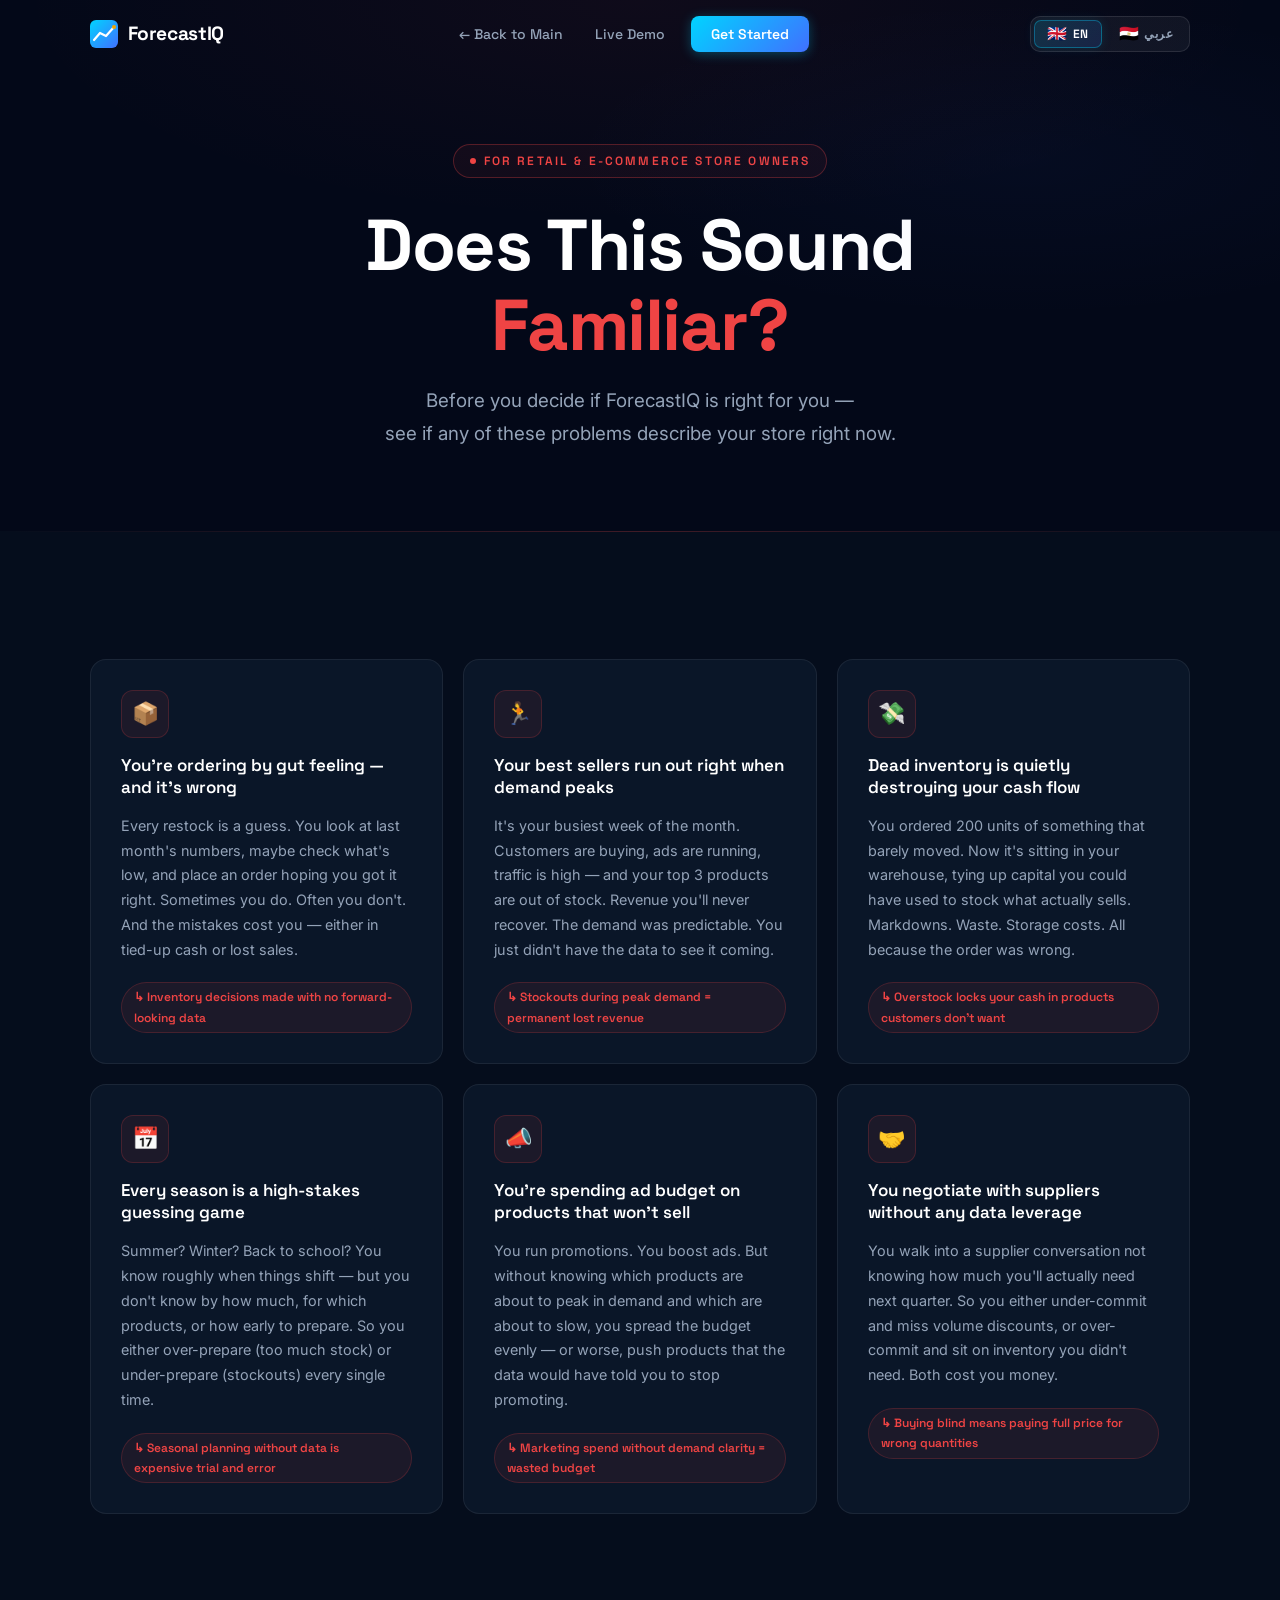
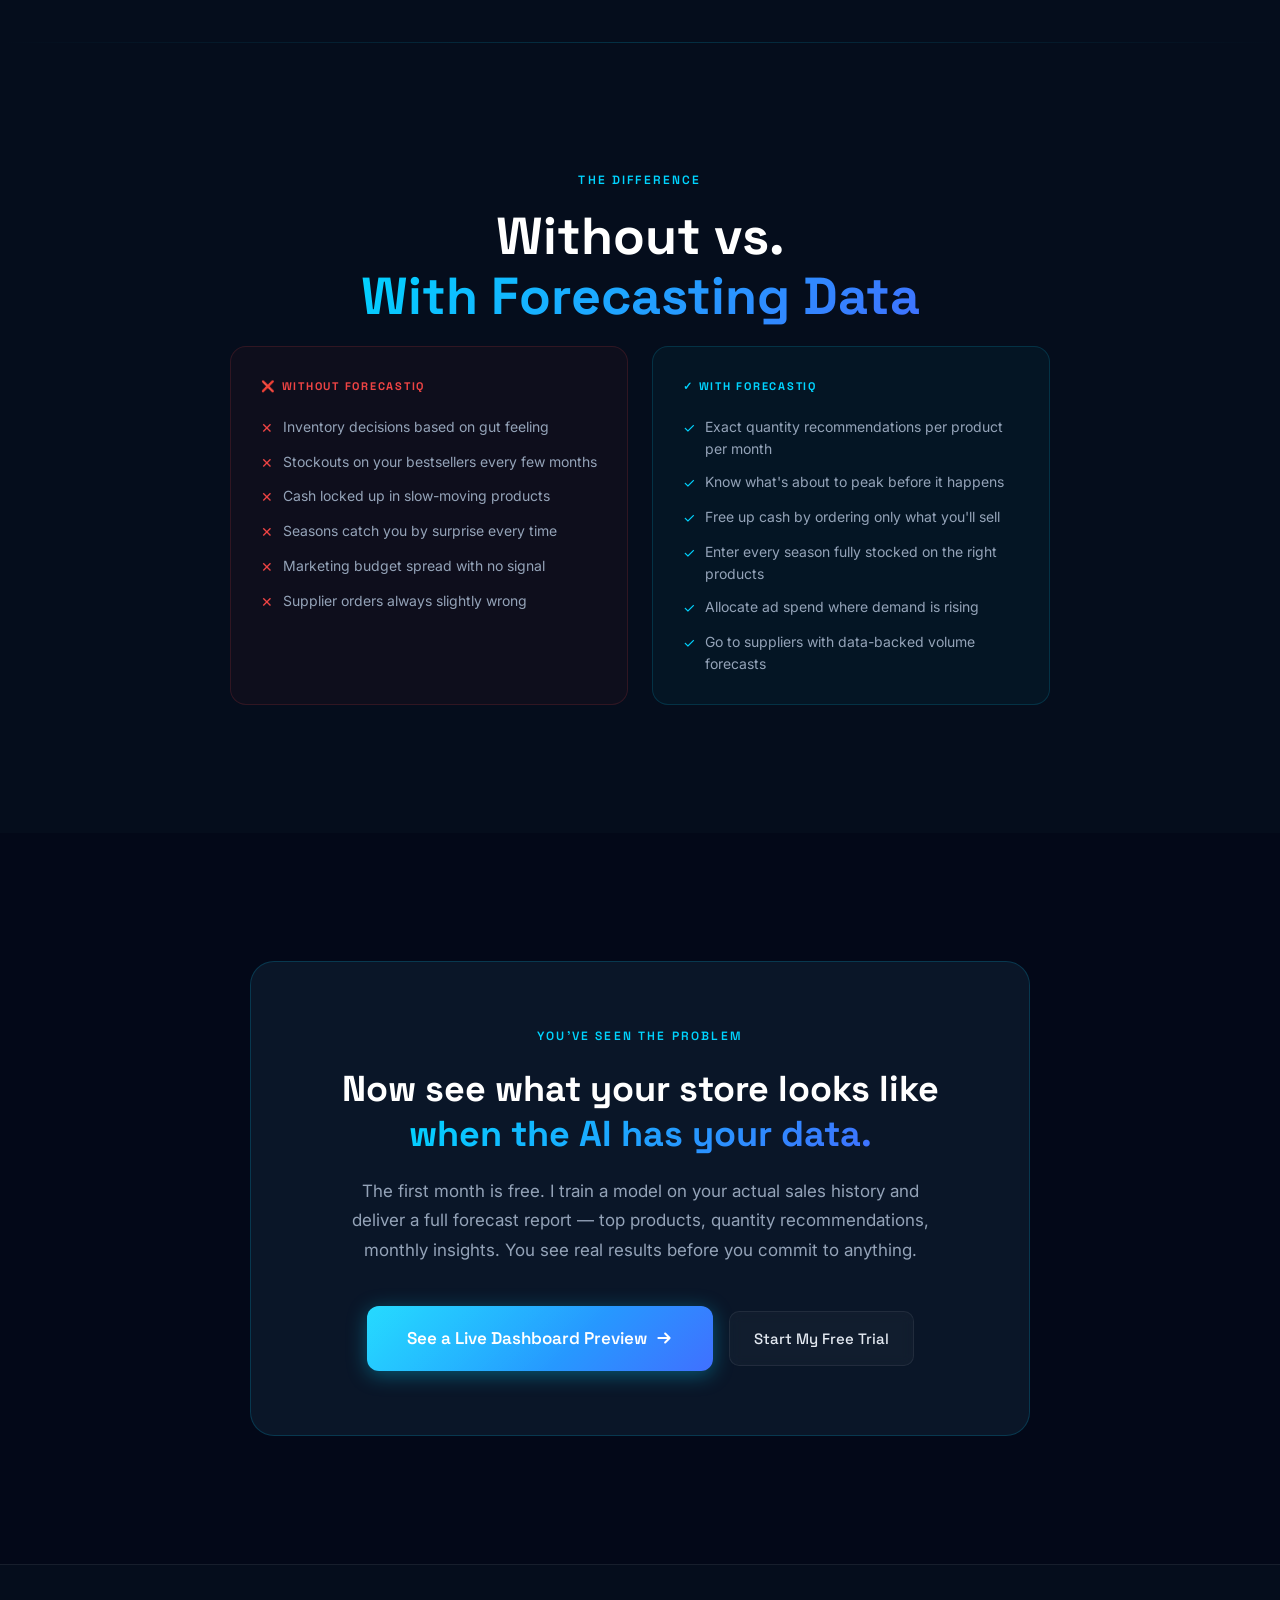
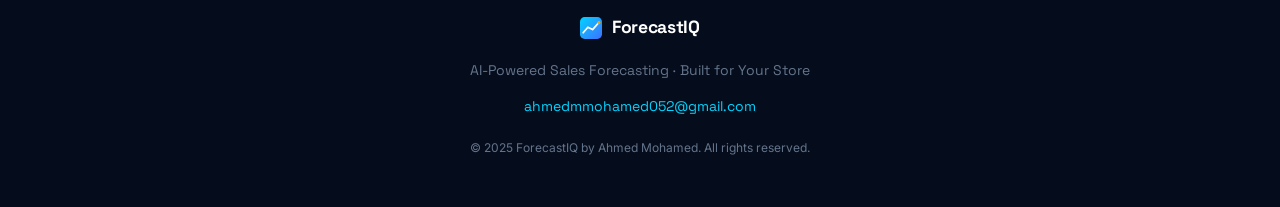
<file: pain.html>
<!DOCTYPE html>
<html lang="en" dir="ltr">
<head>
  <meta charset="UTF-8" />
  <meta name="viewport" content="width=device-width, initial-scale=1.0" />
  <meta name="description" content="Running a retail or e-commerce store without sales forecasting data? Discover the exact problems store owners face when flying blind — and how AI-powered forecasting fixes them." />
  <title>Does This Sound Familiar? — ForecastIQ</title>
  <link rel="preconnect" href="https://fonts.googleapis.com" />
  <link rel="preconnect" href="https://fonts.gstatic.com" crossorigin />
  <link href="https://fonts.googleapis.com/css2?family=Space+Grotesk:wght@300;400;500;600;700&family=Inter:wght@300;400;500;600&display=swap" rel="stylesheet" />
  <link rel="stylesheet" href="styles.css" />
  <style>
    /* ── Pain Page Specific ───────────────────────────────────────── */
    .pain-hero {
      min-height: 52vh;
      display: flex;
      flex-direction: column;
      align-items: center;
      justify-content: center;
      text-align: center;
      padding: 9rem 1.5rem 5rem;
      position: relative;
      overflow: hidden;
      background: var(--bg-0);
    }

    .pain-hero::before {
      content: '';
      position: absolute;
      inset: 0;
      background:
        radial-gradient(ellipse 70% 60% at 50% 0%, rgba(239,68,68,0.05) 0%, transparent 70%),
        radial-gradient(ellipse 60% 50% at 80% 30%, rgba(64,112,255,0.04) 0%, transparent 60%);
      pointer-events: none;
    }

    .pain-hero-eyebrow {
      display: inline-flex;
      align-items: center;
      gap: 0.5rem;
      font-family: var(--font-head);
      font-size: 0.75rem;
      font-weight: 600;
      letter-spacing: 0.18em;
      text-transform: uppercase;
      color: #ef4444;
      border: 1px solid rgba(239,68,68,0.3);
      background: rgba(239,68,68,0.06);
      padding: 0.375rem 1rem;
      border-radius: 100px;
      margin-bottom: 1.75rem;
    }

    .pain-hero-eyebrow-dot {
      width: 6px; height: 6px;
      border-radius: 50%;
      background: #ef4444;
      animation: pulse-dot 2s ease-in-out infinite;
    }

    .pain-hero-headline {
      font-family: var(--font-head);
      font-size: clamp(2.5rem, 6vw, 4.5rem);
      font-weight: 700;
      line-height: 1.1;
      color: var(--text-0);
      margin-bottom: 1.25rem;
      letter-spacing: -0.02em;
    }

    .pain-hero-sub {
      font-size: clamp(1rem, 1.5vw, 1.175rem);
      color: var(--text-2);
      max-width: 580px;
      line-height: 1.75;
      margin-bottom: 0;
    }

    /* ── Pain Grid ────────────────────────────────────────────────── */
    .pain-section {
      background: var(--bg-1);
      position: relative;
    }

    .pain-section::before {
      content: '';
      position: absolute;
      top: 0; left: 0; right: 0;
      height: 1px;
      background: linear-gradient(90deg, transparent, rgba(239,68,68,0.25), transparent);
    }

    .pain-grid {
      display: grid;
      grid-template-columns: repeat(auto-fill, minmax(320px, 1fr));
      gap: 1.25rem;
    }

    .pain-card {
      background: var(--bg-card);
      border: 1px solid var(--border);
      border-radius: 16px;
      padding: 1.875rem;
      display: flex;
      flex-direction: column;
      gap: 1rem;
      position: relative;
      overflow: hidden;
      transition: border-color 0.3s, transform 0.3s var(--ease-out), box-shadow 0.3s;
    }

    .pain-card::before {
      content: '';
      position: absolute;
      top: 0; left: 0; right: 0;
      height: 2px;
      background: linear-gradient(90deg, #ef4444, #f97316);
      opacity: 0;
      transition: opacity 0.3s;
    }

    .pain-card:hover {
      border-color: rgba(239,68,68,0.2);
      transform: translateY(-4px);
      box-shadow: 0 12px 40px rgba(0,0,0,0.3), 0 0 20px rgba(239,68,68,0.04);
    }

    .pain-card:hover::before { opacity: 1; }

    .pain-card-icon {
      width: 48px; height: 48px;
      border-radius: 12px;
      background: rgba(239,68,68,0.08);
      border: 1px solid rgba(239,68,68,0.2);
      display: flex; align-items: center; justify-content: center;
      font-size: 1.375rem;
      flex-shrink: 0;
      transition: transform 0.3s var(--ease-out);
    }

    .pain-card:hover .pain-card-icon { transform: scale(1.05) rotate(-3deg); }

    .pain-card-title {
      font-family: var(--font-head);
      font-size: 1.0625rem;
      font-weight: 600;
      color: var(--text-0);
      line-height: 1.3;
    }

    .pain-card-body {
      font-size: 0.9rem;
      color: var(--text-2);
      line-height: 1.72;
    }

    .pain-card-sting {
      display: inline-block;
      font-family: var(--font-head);
      font-size: 0.75rem;
      font-weight: 600;
      color: #ef4444;
      background: rgba(239,68,68,0.08);
      border: 1px solid rgba(239,68,68,0.2);
      padding: 0.25rem 0.75rem;
      border-radius: 100px;
      margin-top: 0.25rem;
    }

    /* ── Bridge Section ───────────────────────────────────────────── */
    .bridge-section {
      background: var(--bg-0);
      text-align: center;
      position: relative;
      overflow: hidden;
    }

    .bridge-section::before {
      content: '';
      position: absolute;
      width: 700px; height: 500px;
      background: radial-gradient(ellipse, rgba(0,212,255,0.04) 0%, transparent 70%);
      top: 50%; left: 50%;
      transform: translate(-50%, -50%);
      pointer-events: none;
    }

    .bridge-card {
      background: var(--bg-card);
      border: 1px solid var(--border-glow);
      border-radius: 24px;
      padding: clamp(2.5rem, 5vw, 4rem);
      max-width: 780px;
      margin: 0 auto;
      position: relative;
    }

    .bridge-turn {
      font-family: var(--font-head);
      font-size: clamp(1.5rem, 3vw, 2.25rem);
      font-weight: 700;
      color: var(--text-0);
      line-height: 1.25;
      margin-bottom: 1.25rem;
    }

    .bridge-body {
      font-size: clamp(0.9375rem, 1.5vw, 1.0625rem);
      color: var(--text-2);
      max-width: 580px;
      margin: 0 auto 2.5rem;
      line-height: 1.75;
    }

    .bridge-actions {
      display: flex;
      align-items: center;
      justify-content: center;
      gap: 1rem;
      flex-wrap: wrap;
    }

    /* ── What Changes Section ─────────────────────────────────────── */
    .change-section {
      background: var(--bg-1);
      position: relative;
    }

    .change-section::before {
      content: '';
      position: absolute;
      top: 0; left: 0; right: 0;
      height: 1px;
      background: linear-gradient(90deg, transparent, var(--border-glow), transparent);
    }

    .compare-grid {
      display: grid;
      grid-template-columns: 1fr 1fr;
      gap: 1.5rem;
      max-width: 820px;
      margin: 0 auto;
    }

    .compare-col {
      border-radius: 16px;
      padding: 1.875rem;
      border: 1px solid var(--border);
    }

    .compare-col.before {
      background: rgba(239,68,68,0.04);
      border-color: rgba(239,68,68,0.15);
    }

    .compare-col.after {
      background: rgba(0,212,255,0.04);
      border-color: rgba(0,212,255,0.15);
    }

    .compare-label {
      font-family: var(--font-head);
      font-size: 0.6875rem;
      font-weight: 700;
      letter-spacing: 0.16em;
      text-transform: uppercase;
      margin-bottom: 1.25rem;
      display: block;
    }

    .compare-col.before .compare-label { color: #ef4444; }
    .compare-col.after .compare-label { color: var(--teal); }

    .compare-list {
      display: flex;
      flex-direction: column;
      gap: 0.75rem;
    }

    .compare-item {
      display: flex;
      align-items: flex-start;
      gap: 0.625rem;
      font-size: 0.875rem;
      color: var(--text-2);
      line-height: 1.55;
    }

    .compare-item-icon {
      flex-shrink: 0;
      margin-top: 1px;
      font-size: 0.875rem;
    }

    .compare-col.before .compare-item-icon { color: #ef4444; }
    .compare-col.after .compare-item-icon { color: var(--teal); }

    /* ── Back nav ─────────────────────────────────────────────────── */
    .back-to-main {
      display: inline-flex;
      align-items: center;
      gap: 0.5rem;
      font-family: var(--font-head);
      font-size: 0.875rem;
      font-weight: 500;
      color: var(--text-2);
      transition: color 0.2s;
    }
    .back-to-main:hover { color: var(--teal); }

    @media (max-width: 640px) {
      .compare-grid { grid-template-columns: 1fr; }
      .pain-grid { grid-template-columns: 1fr; }
    }
  </style>
</head>
<body>

  <!-- ── Navigation ─────────────────────────────────────────────── -->
  <nav id="navbar" role="navigation" aria-label="Main navigation">
    <div class="nav-inner">
      <a href="index.html" class="nav-logo" aria-label="ForecastIQ Home">
        <span class="logo-icon" aria-hidden="true">
          <svg width="28" height="28" viewBox="0 0 28 28" fill="none"><rect width="28" height="28" rx="6" fill="url(#logoGradP)"/><polyline points="4,20 10,13 16,16 24,7" stroke="#fff" stroke-width="2.2" stroke-linecap="round" stroke-linejoin="round" fill="none"/><circle cx="24" cy="7" r="2" fill="#F0A500"/><defs><linearGradient id="logoGradP" x1="0" y1="0" x2="28" y2="28" gradientUnits="userSpaceOnUse"><stop offset="0%" stop-color="#00D4FF"/><stop offset="100%" stop-color="#4070FF"/></linearGradient></defs></svg>
        </span>
        <span class="logo-text">ForecastIQ</span>
      </a>

      <ul class="nav-links" id="navLinks" role="list">
        <li><a href="index.html" class="nav-link" data-i18n="pain.nav.back">← Back to Main</a></li>
        <li><a href="dashboard-preview.html" class="nav-link" data-i18n="pain.nav.demo">Live Demo</a></li>
        <li><a href="index.html#contact" class="nav-cta" data-i18n="pain.nav.start">Get Started</a></li>
      </ul>

      <button class="nav-toggle" id="navToggle" aria-label="Open mobile menu" aria-expanded="false" aria-controls="navLinks">
        <span></span><span></span><span></span>
      </button>
    </div>
  </nav>

  <!-- ── Hero ───────────────────────────────────────────────────── -->
  <section class="pain-hero" aria-label="Pain points introduction">
    <div class="pain-hero-eyebrow reveal-fade">
      <span class="pain-hero-eyebrow-dot" aria-hidden="true"></span>
      <span data-i18n="pain.hero.eyebrow">For Retail &amp; E-Commerce Store Owners</span>
    </div>
    <h1 class="pain-hero-headline reveal-fade" data-delay="100">
      <span data-i18n="pain.hero.h1a">Does This Sound</span><br /><span style="color: #ef4444;" data-i18n="pain.hero.h1b">Familiar?</span>
    </h1>
    <p class="pain-hero-sub reveal-fade" data-delay="200" data-i18n="pain.hero.sub">
      Before you decide if ForecastIQ is right for you —<br />
      see if any of these problems describe your store right now.
    </p>
  </section>

  <!-- ── Pain Points ────────────────────────────────────────────── -->
  <section class="pain-section" aria-labelledby="painTitle">
    <div class="section-container">
      <div class="pain-grid">

        <div class="pain-card reveal-fade" data-delay="0">
          <div class="pain-card-icon" aria-hidden="true">📦</div>
          <h2 class="pain-card-title" data-i18n="pain1.title">You're ordering by gut feeling — and it's wrong</h2>
          <p class="pain-card-body" data-i18n="pain1.body">
            Every restock is a guess. You look at last month's numbers, maybe check what's low,
            and place an order hoping you got it right. Sometimes you do. Often you don't.
            And the mistakes cost you — either in tied-up cash or lost sales.
          </p>
          <span class="pain-card-sting" data-i18n="pain1.sting">↳ Inventory decisions made with no forward-looking data</span>
        </div>

        <div class="pain-card reveal-fade" data-delay="80">
          <div class="pain-card-icon" aria-hidden="true">🏃</div>
          <h2 class="pain-card-title" data-i18n="pain2.title">Your best sellers run out right when demand peaks</h2>
          <p class="pain-card-body" data-i18n="pain2.body">
            It's your busiest week of the month. Customers are buying, ads are running, traffic is high —
            and your top 3 products are out of stock. Revenue you'll never recover.
            The demand was predictable. You just didn't have the data to see it coming.
          </p>
          <span class="pain-card-sting" data-i18n="pain2.sting">↳ Stockouts during peak demand = permanent lost revenue</span>
        </div>

        <div class="pain-card reveal-fade" data-delay="160">
          <div class="pain-card-icon" aria-hidden="true">💸</div>
          <h2 class="pain-card-title" data-i18n="pain3.title">Dead inventory is quietly destroying your cash flow</h2>
          <p class="pain-card-body" data-i18n="pain3.body">
            You ordered 200 units of something that barely moved. Now it's sitting in your warehouse,
            tying up capital you could have used to stock what actually sells.
            Markdowns. Waste. Storage costs. All because the order was wrong.
          </p>
          <span class="pain-card-sting" data-i18n="pain3.sting">↳ Overstock locks your cash in products customers don't want</span>
        </div>

        <div class="pain-card reveal-fade" data-delay="0">
          <div class="pain-card-icon" aria-hidden="true">📅</div>
          <h2 class="pain-card-title" data-i18n="pain4.title">Every season is a high-stakes guessing game</h2>
          <p class="pain-card-body" data-i18n="pain4.body">
            Summer? Winter? Back to school? You know roughly when things shift —
            but you don't know by how much, for which products, or how early to prepare.
            So you either over-prepare (too much stock) or under-prepare (stockouts) every single time.
          </p>
          <span class="pain-card-sting" data-i18n="pain4.sting">↳ Seasonal planning without data is expensive trial and error</span>
        </div>

        <div class="pain-card reveal-fade" data-delay="80">
          <div class="pain-card-icon" aria-hidden="true">📣</div>
          <h2 class="pain-card-title" data-i18n="pain5.title">You're spending ad budget on products that won't sell</h2>
          <p class="pain-card-body" data-i18n="pain5.body">
            You run promotions. You boost ads. But without knowing which products are about to peak
            in demand and which are about to slow, you spread the budget evenly — or worse,
            push products that the data would have told you to stop promoting.
          </p>
          <span class="pain-card-sting" data-i18n="pain5.sting">↳ Marketing spend without demand clarity = wasted budget</span>
        </div>

        <div class="pain-card reveal-fade" data-delay="160">
          <div class="pain-card-icon" aria-hidden="true">🤝</div>
          <h2 class="pain-card-title" data-i18n="pain6.title">You negotiate with suppliers without any data leverage</h2>
          <p class="pain-card-body" data-i18n="pain6.body">
            You walk into a supplier conversation not knowing how much you'll actually need next quarter.
            So you either under-commit and miss volume discounts,
            or over-commit and sit on inventory you didn't need. Both cost you money.
          </p>
          <span class="pain-card-sting" data-i18n="pain6.sting">↳ Buying blind means paying full price for wrong quantities</span>
        </div>

      </div>
    </div>
  </section>

  <!-- ── Before / After ─────────────────────────────────────────── -->
  <section class="change-section" aria-labelledby="compareTitle">
    <div class="section-container">
      <div class="section-eyebrow reveal-fade" style="text-align:center;" data-i18n="compare.eyebrow">The Difference</div>
      <h2 class="section-title reveal-fade" id="compareTitle" style="text-align:center;">
        <span data-i18n="compare.title1">Without vs.</span><br /><span class="gradient-text" data-i18n="compare.title2">With Forecasting Data</span>
      </h2>

      <div class="compare-grid">
        <div class="compare-col before reveal-left">
          <span class="compare-label">❌ Without ForecastIQ</span>
          <ul class="compare-list" role="list">
            <li class="compare-item"><span class="compare-item-icon" aria-hidden="true">✕</span> Inventory decisions based on gut feeling</li>
            <li class="compare-item"><span class="compare-item-icon" aria-hidden="true">✕</span> Stockouts on your bestsellers every few months</li>
            <li class="compare-item"><span class="compare-item-icon" aria-hidden="true">✕</span> Cash locked up in slow-moving products</li>
            <li class="compare-item"><span class="compare-item-icon" aria-hidden="true">✕</span> Seasons catch you by surprise every time</li>
            <li class="compare-item"><span class="compare-item-icon" aria-hidden="true">✕</span> Marketing budget spread with no signal</li>
            <li class="compare-item"><span class="compare-item-icon" aria-hidden="true">✕</span> Supplier orders always slightly wrong</li>
          </ul>
        </div>

        <div class="compare-col after reveal-right">
          <span class="compare-label" data-i18n="compare.after.label">✓ With ForecastIQ</span>
          <ul class="compare-list" role="list">
            <li class="compare-item"><span class="compare-item-icon" aria-hidden="true">✓</span> <span data-i18n="after1">Exact quantity recommendations per product per month</span></li>
            <li class="compare-item"><span class="compare-item-icon" aria-hidden="true">✓</span> <span data-i18n="after2">Know what's about to peak before it happens</span></li>
            <li class="compare-item"><span class="compare-item-icon" aria-hidden="true">✓</span> <span data-i18n="after3">Free up cash by ordering only what you'll sell</span></li>
            <li class="compare-item"><span class="compare-item-icon" aria-hidden="true">✓</span> <span data-i18n="after4">Enter every season fully stocked on the right products</span></li>
            <li class="compare-item"><span class="compare-item-icon" aria-hidden="true">✓</span> <span data-i18n="after5">Allocate ad spend where demand is rising</span></li>
            <li class="compare-item"><span class="compare-item-icon" aria-hidden="true">✓</span> <span data-i18n="after6">Go to suppliers with data-backed volume forecasts</span></li>
          </ul>
        </div>
      </div>
    </div>
  </section>

  <!-- ── Bridge / CTA ───────────────────────────────────────────── -->
  <section class="bridge-section" aria-label="Solution call to action">
    <div class="section-container">
      <div class="bridge-card reveal-scale">
        <div class="section-eyebrow" style="text-align:center; margin-bottom:1.25rem;" data-i18n="bridge.eyebrow">You've Seen The Problem</div>
        <h2 class="bridge-turn">
          <span data-i18n="bridge.title1">Now see what your store looks like</span><br />
          <span class="gradient-text" data-i18n="bridge.title2">when the AI has your data.</span>
        </h2>
        <p class="bridge-body" data-i18n="bridge.body">
          The first month is free. I train a model on your actual sales history and deliver a full
          forecast report — top products, quantity recommendations, monthly insights.
          You see real results before you commit to anything.
        </p>
        <div class="bridge-actions">
          <a href="dashboard-preview.html" class="btn-primary btn-lg" id="previewDashboardBtn">
            <span data-i18n="bridge.cta1">See a Live Dashboard Preview</span>
            <svg width="18" height="18" viewBox="0 0 16 16" fill="none" aria-hidden="true"><path d="M3 8h10M9 4l4 4-4 4" stroke="currentColor" stroke-width="1.8" stroke-linecap="round" stroke-linejoin="round"/></svg>
          </a>
          <a href="index.html#contact" class="btn-ghost" data-i18n="bridge.cta2">
            Start My Free Trial
          </a>
        </div>
      </div>
    </div>
  </section>

  <!-- ── Footer ─────────────────────────────────────────────────── -->
  <footer role="contentinfo">
    <div class="footer-inner">
      <div class="footer-logo">
        <span class="logo-icon" aria-hidden="true">
          <svg width="22" height="22" viewBox="0 0 28 28" fill="none"><rect width="28" height="28" rx="6" fill="url(#fpainGrad)"/><polyline points="4,20 10,13 16,16 24,7" stroke="#fff" stroke-width="2.2" stroke-linecap="round" stroke-linejoin="round" fill="none"/><circle cx="24" cy="7" r="2" fill="#F0A500"/><defs><linearGradient id="fpainGrad" x1="0" y1="0" x2="28" y2="28" gradientUnits="userSpaceOnUse"><stop offset="0%" stop-color="#00D4FF"/><stop offset="100%" stop-color="#4070FF"/></linearGradient></defs></svg>
        </span>
        <span class="logo-text">ForecastIQ</span>
      </div>
      <p class="footer-tagline" data-i18n="footer.tagline">AI-Powered Sales Forecasting · Built for Your Store</p>
      <a href="mailto:ahmedmmohamed052@gmail.com" class="footer-email">ahmedmmohamed052@gmail.com</a>
      <p class="footer-copy" data-i18n="footer.copy">© 2025 ForecastIQ by Ahmed Mohamed. All rights reserved.</p>
    </div>
  </footer>

  <script>
    // Navbar scroll
    const navbar = document.getElementById('navbar');
    window.addEventListener('scroll', () => {
      navbar.classList.toggle('scrolled', window.scrollY > 40);
    }, { passive: true });

    // Mobile menu
    const navToggle = document.getElementById('navToggle');
    const navLinks = document.getElementById('navLinks');
    navToggle.addEventListener('click', () => {
      const open = navToggle.classList.toggle('open');
      navLinks.classList.toggle('open', open);
      navToggle.setAttribute('aria-expanded', String(open));
      document.body.style.overflow = open ? 'hidden' : '';
    });
    navLinks.querySelectorAll('a').forEach(a => a.addEventListener('click', () => {
      navToggle.classList.remove('open');
      navLinks.classList.remove('open');
      document.body.style.overflow = '';
    }));

    // Scroll reveal
    const obs = new IntersectionObserver((entries) => {
      entries.forEach(e => {
        if (!e.isIntersecting) return;
        const delay = parseInt(e.target.dataset.delay || '0', 10);
        setTimeout(() => e.target.classList.add('revealed'), delay);
        obs.unobserve(e.target);
      });
    }, { threshold: 0.12, rootMargin: '0px 0px -40px 0px' });

    document.querySelectorAll('.reveal-fade, .reveal-scale, .reveal-left, .reveal-right')
      .forEach(el => obs.observe(el));
  </script>
  <script src="lang.js"></script>
</body>
</html>
</file>
<file: styles.css>
/* ═══════════════════════════════════════════════════════════════════
   ForecastIQ — Premium AI Sales Forecasting Landing Page
   Design System & Stylesheet
   ═══════════════════════════════════════════════════════════════════ */

/* ─── Custom Properties ─────────────────────────────────────────── */
:root {
  /* Colors */
  --bg-0:       #030818;
  --bg-1:       #050D1C;
  --bg-2:       #071022;
  --bg-card:    #0A1628;
  --bg-card-2:  #0D1A30;
  --border:     rgba(255, 255, 255, 0.07);
  --border-glow:rgba(0, 212, 255, 0.18);

  --teal:       #00D4FF;
  --teal-dim:   rgba(0, 212, 255, 0.12);
  --teal-glow:  rgba(0, 212, 255, 0.25);
  --blue:       #4070FF;
  --blue-dim:   rgba(64, 112, 255, 0.12);
  --gold:       #F0A500;
  --gold-dim:   rgba(240, 165, 0, 0.12);
  --green:      #00FFB3;
  --purple:     #C084FC;

  --text-0:     #FFFFFF;
  --text-1:     #E2E8F0;
  --text-2:     #94A3B8;
  --text-3:     #64748B;

  /* Typography */
  --font-head:  'Space Grotesk', -apple-system, sans-serif;
  --font-body:  'Inter', -apple-system, sans-serif;

  /* Gradients */
  --grad-primary: linear-gradient(135deg, var(--teal) 0%, var(--blue) 100%);
  --grad-gold:    linear-gradient(135deg, #F0A500 0%, #FF7B47 100%);
  --grad-hero:    radial-gradient(ellipse 80% 60% at 50% 0%, rgba(0,212,255,0.08) 0%, transparent 70%),
                  radial-gradient(ellipse 60% 50% at 80% 30%, rgba(64,112,255,0.06) 0%, transparent 60%);

  /* Shadows */
  --shadow-card: 0 4px 24px rgba(0,0,0,0.4), 0 1px 0 rgba(255,255,255,0.04) inset;
  --shadow-glow: 0 0 40px rgba(0,212,255,0.15);
  --shadow-btn:  0 4px 20px rgba(0,212,255,0.35);

  /* Spacing */
  --section-pad: clamp(5rem, 10vw, 9rem);
  --container:   1180px;

  /* Timing */
  --ease-out: cubic-bezier(0.16, 1, 0.3, 1);
  --ease-in-out: cubic-bezier(0.65, 0, 0.35, 1);
}

/* ─── Reset & Base ───────────────────────────────────────────────── */
*, *::before, *::after {
  box-sizing: border-box;
  margin: 0;
  padding: 0;
}

html {
  scroll-behavior: smooth;
  font-size: 16px;
}

body {
  font-family: var(--font-body);
  background-color: var(--bg-0);
  color: var(--text-1);
  line-height: 1.7;
  overflow-x: hidden;
  -webkit-font-smoothing: antialiased;
  -moz-osx-font-smoothing: grayscale;
}

::selection {
  background: var(--teal-glow);
  color: var(--text-0);
}

a { text-decoration: none; color: inherit; }
ul { list-style: none; }
img, svg { display: block; }
button { cursor: pointer; font-family: inherit; border: none; }

/* ─── Scrollbar ──────────────────────────────────────────────────── */
::-webkit-scrollbar { width: 6px; }
::-webkit-scrollbar-track { background: var(--bg-0); }
::-webkit-scrollbar-thumb { background: rgba(0,212,255,0.25); border-radius: 10px; }
::-webkit-scrollbar-thumb:hover { background: rgba(0,212,255,0.45); }

/* ─── Utility ────────────────────────────────────────────────────── */
.gradient-text {
  background: var(--grad-primary);
  -webkit-background-clip: text;
  background-clip: text;
  -webkit-text-fill-color: transparent;
}

.section-container {
  max-width: var(--container);
  margin: 0 auto;
  padding: var(--section-pad) clamp(1.25rem, 5vw, 2.5rem);
}

.section-eyebrow {
  font-family: var(--font-head);
  font-size: 0.75rem;
  font-weight: 600;
  letter-spacing: 0.18em;
  text-transform: uppercase;
  color: var(--teal);
  margin-bottom: 1rem;
}

.section-title {
  font-family: var(--font-head);
  font-size: clamp(2rem, 4.5vw, 3.25rem);
  font-weight: 700;
  line-height: 1.15;
  color: var(--text-0);
  margin-bottom: 1.25rem;
}

.section-sub {
  font-size: clamp(1rem, 1.5vw, 1.125rem);
  color: var(--text-2);
  max-width: 640px;
  text-align: center;
  margin: 0 auto 3.5rem;
  line-height: 1.75;
}

/* ─── Buttons ────────────────────────────────────────────────────── */
.btn-primary {
  display: inline-flex;
  align-items: center;
  gap: 0.5rem;
  padding: 0.875rem 1.75rem;
  background: var(--grad-primary);
  color: #fff;
  font-family: var(--font-head);
  font-weight: 600;
  font-size: 0.9375rem;
  border-radius: 10px;
  box-shadow: var(--shadow-btn);
  transition: transform 0.2s var(--ease-out), box-shadow 0.2s var(--ease-out), opacity 0.2s;
  position: relative;
  overflow: hidden;
}

.btn-primary::before {
  content: '';
  position: absolute;
  inset: 0;
  background: linear-gradient(135deg, rgba(255,255,255,0.15) 0%, transparent 60%);
  pointer-events: none;
}

.btn-primary:hover {
  transform: translateY(-2px);
  box-shadow: 0 8px 32px rgba(0,212,255,0.5);
}

.btn-primary:active { transform: translateY(0); }

.btn-lg {
  padding: 1.125rem 2.5rem;
  font-size: 1.0625rem;
  border-radius: 12px;
}

.btn-full { width: 100%; justify-content: center; }

.btn-ghost {
  display: inline-flex;
  align-items: center;
  gap: 0.5rem;
  padding: 0.875rem 1.5rem;
  border: 1px solid var(--border);
  color: var(--text-1);
  font-family: var(--font-head);
  font-weight: 500;
  font-size: 0.9375rem;
  border-radius: 10px;
  background: rgba(255,255,255,0.03);
  transition: border-color 0.2s, background 0.2s, color 0.2s, transform 0.2s var(--ease-out);
  backdrop-filter: blur(6px);
}

.btn-ghost:hover {
  border-color: var(--teal);
  color: var(--teal);
  background: var(--teal-dim);
  transform: translateY(-1px);
}

/* ─── Navigation ─────────────────────────────────────────────────── */
#navbar {
  position: fixed;
  top: 0; left: 0; right: 0;
  z-index: 100;
  padding: 1rem 0;
  transition: background 0.4s var(--ease-in-out),
              box-shadow 0.4s var(--ease-in-out),
              padding 0.3s var(--ease-in-out);
}

#navbar.scrolled {
  background: rgba(3, 8, 24, 0.85);
  backdrop-filter: blur(20px);
  -webkit-backdrop-filter: blur(20px);
  box-shadow: 0 1px 0 var(--border), 0 4px 20px rgba(0,0,0,0.4);
  padding: 0.75rem 0;
}

.nav-inner {
  max-width: var(--container);
  margin: 0 auto;
  padding: 0 clamp(1.25rem, 5vw, 2.5rem);
  display: flex;
  align-items: center;
  justify-content: space-between;
  gap: 1.5rem;
}

.nav-logo {
  display: flex;
  align-items: center;
  gap: 0.6rem;
  font-family: var(--font-head);
  font-weight: 700;
  font-size: 1.2rem;
  color: var(--text-0);
  transition: opacity 0.2s;
}
.nav-logo:hover { opacity: 0.85; }

.logo-icon { display: flex; align-items: center; }
.logo-text { letter-spacing: -0.02em; }

.nav-links {
  display: flex;
  align-items: center;
  gap: 0.25rem;
}

.nav-link {
  font-family: var(--font-head);
  font-weight: 500;
  font-size: 0.875rem;
  color: var(--text-2);
  padding: 0.5rem 0.875rem;
  border-radius: 8px;
  transition: color 0.2s, background 0.2s;
}

.nav-link:hover {
  color: var(--text-0);
  background: rgba(255,255,255,0.05);
}

.nav-cta {
  font-family: var(--font-head);
  font-weight: 600;
  font-size: 0.875rem;
  padding: 0.5625rem 1.25rem;
  background: var(--grad-primary);
  color: #fff;
  border-radius: 8px;
  margin-left: 0.5rem;
  transition: transform 0.2s var(--ease-out), box-shadow 0.2s;
  box-shadow: 0 2px 12px rgba(0,212,255,0.3);
}

.nav-cta:hover {
  transform: translateY(-1px);
  box-shadow: 0 4px 20px rgba(0,212,255,0.5);
}

.nav-toggle {
  display: none;
  flex-direction: column;
  gap: 5px;
  padding: 0.5rem;
  background: transparent;
  border-radius: 8px;
  transition: background 0.2s;
}

.nav-toggle span {
  display: block;
  width: 22px;
  height: 2px;
  background: var(--text-1);
  border-radius: 2px;
  transition: transform 0.3s var(--ease-out), opacity 0.3s;
}

.nav-toggle:hover { background: rgba(255,255,255,0.05); }

.nav-toggle.open span:nth-child(1) { transform: translateY(7px) rotate(45deg); }
.nav-toggle.open span:nth-child(2) { opacity: 0; transform: scaleX(0); }
.nav-toggle.open span:nth-child(3) { transform: translateY(-7px) rotate(-45deg); }

/* ─── Hero ───────────────────────────────────────────────────────── */
#hero {
  min-height: 100svh;
  display: flex;
  flex-direction: column;
  align-items: center;
  justify-content: center;
  position: relative;
  overflow: hidden;
  padding: 7rem 1.25rem 5rem;
  text-align: center;
  background: var(--bg-0);
}

#hero::after {
  content: '';
  position: absolute;
  inset: 0;
  background: var(--grad-hero);
  pointer-events: none;
}

#particleCanvas {
  position: absolute;
  inset: 0;
  width: 100%;
  height: 100%;
  pointer-events: none;
  opacity: 0.7;
}

.hero-grid-overlay {
  position: absolute;
  inset: 0;
  background-image:
    linear-gradient(rgba(0,212,255,0.04) 1px, transparent 1px),
    linear-gradient(90deg, rgba(0,212,255,0.04) 1px, transparent 1px);
  background-size: 64px 64px;
  mask-image: radial-gradient(ellipse 80% 80% at 50% 50%, black 20%, transparent 80%);
  -webkit-mask-image: radial-gradient(ellipse 80% 80% at 50% 50%, black 20%, transparent 80%);
  pointer-events: none;
}

.hero-content {
  position: relative;
  z-index: 2;
  max-width: 840px;
  width: 100%;
}

.hero-badge {
  display: inline-flex;
  align-items: center;
  gap: 0.5rem;
  font-family: var(--font-head);
  font-size: 0.75rem;
  font-weight: 600;
  letter-spacing: 0.1em;
  text-transform: uppercase;
  color: var(--teal);
  border: 1px solid rgba(0,212,255,0.3);
  background: rgba(0,212,255,0.06);
  padding: 0.375rem 1rem;
  border-radius: 100px;
  margin-bottom: 1.75rem;
  backdrop-filter: blur(6px);
}

.badge-dot {
  width: 6px;
  height: 6px;
  border-radius: 50%;
  background: var(--teal);
  animation: pulse-dot 2s ease-in-out infinite;
}

@keyframes pulse-dot {
  0%, 100% { opacity: 1; transform: scale(1); }
  50% { opacity: 0.5; transform: scale(1.3); }
}

.hero-headline {
  font-family: var(--font-head);
  font-size: clamp(3rem, 7vw, 5.5rem);
  font-weight: 700;
  line-height: 1.07;
  letter-spacing: -0.02em;
  color: var(--text-0);
  margin-bottom: 1.5rem;
}

.hero-sub {
  font-size: clamp(1.0625rem, 2vw, 1.25rem);
  color: var(--text-2);
  max-width: 600px;
  margin: 0 auto 2.5rem;
  line-height: 1.7;
}

.hero-sub em {
  font-style: normal;
  color: var(--teal);
  font-weight: 500;
}

.hero-actions {
  display: flex;
  align-items: center;
  justify-content: center;
  gap: 1rem;
  flex-wrap: wrap;
  margin-bottom: 3.5rem;
}

.hero-stats {
  display: flex;
  align-items: center;
  justify-content: center;
  gap: 0;
  padding: 1.5rem 2rem;
  border: 1px solid var(--border);
  border-radius: 16px;
  background: rgba(255,255,255,0.025);
  backdrop-filter: blur(12px);
  max-width: 520px;
  margin: 0 auto;
}

.stat-item {
  flex: 1;
  text-align: center;
}

.stat-number {
  display: inline;
  font-family: var(--font-head);
  font-size: 2rem;
  font-weight: 700;
  color: var(--text-0);
  background: var(--grad-primary);
  -webkit-background-clip: text;
  background-clip: text;
  -webkit-text-fill-color: transparent;
}

.stat-unit {
  font-family: var(--font-head);
  font-size: 1rem;
  font-weight: 600;
  color: var(--teal);
}

.stat-label {
  display: block;
  font-size: 0.75rem;
  color: var(--text-3);
  margin-top: 0.25rem;
  letter-spacing: 0.02em;
}

.stat-divider {
  width: 1px;
  height: 40px;
  background: var(--border);
  margin: 0 1.25rem;
  flex-shrink: 0;
}

.hero-scroll-hint {
  position: absolute;
  bottom: 2.5rem;
  left: 50%;
  transform: translateX(-50%);
  display: flex;
  flex-direction: column;
  align-items: center;
  gap: 0.5rem;
  font-size: 0.6875rem;
  font-family: var(--font-head);
  letter-spacing: 0.12em;
  text-transform: uppercase;
  color: var(--text-3);
  z-index: 2;
  animation: scroll-hint-fade 1s ease 2s both;
}

@keyframes scroll-hint-fade {
  from { opacity: 0; transform: translate(-50%, 10px); }
  to   { opacity: 1; transform: translate(-50%, 0); }
}

.scroll-dot {
  animation: scroll-bounce 2s ease-in-out infinite;
}

@keyframes scroll-bounce {
  0%, 100% { transform: translateY(0); }
  50% { transform: translateY(6px); }
}

/* ─── Features ───────────────────────────────────────────────────── */
#features {
  background: var(--bg-1);
  position: relative;
}

#features::before {
  content: '';
  position: absolute;
  top: 0; left: 0; right: 0;
  height: 1px;
  background: linear-gradient(90deg, transparent, var(--border-glow), transparent);
}

#features .section-container {
  text-align: center;
}

.features-grid {
  display: grid;
  grid-template-columns: repeat(auto-fill, minmax(280px, 1fr));
  gap: 1.25rem;
}

.feature-card {
  background: var(--bg-card);
  border: 1px solid var(--border);
  border-radius: 16px;
  padding: 1.75rem;
  text-align: left;
  transition: border-color 0.3s, transform 0.3s var(--ease-out), box-shadow 0.3s;
  position: relative;
  overflow: hidden;
}

.feature-card::before {
  content: '';
  position: absolute;
  top: 0; left: 0; right: 0;
  height: 1px;
  background: linear-gradient(90deg, transparent, var(--icon-color, var(--teal)), transparent);
  opacity: 0;
  transition: opacity 0.3s;
}

.feature-card:hover {
  border-color: rgba(0,212,255,0.2);
  transform: translateY(-4px);
  box-shadow: var(--shadow-card), 0 0 30px rgba(0,212,255,0.06);
}

.feature-card:hover::before { opacity: 1; }

.feature-icon-wrap {
  width: 48px;
  height: 48px;
  border-radius: 12px;
  background: color-mix(in srgb, var(--icon-color, var(--teal)) 12%, transparent);
  border: 1px solid color-mix(in srgb, var(--icon-color, var(--teal)) 25%, transparent);
  display: flex;
  align-items: center;
  justify-content: center;
  color: var(--icon-color, var(--teal));
  margin-bottom: 1.125rem;
  transition: box-shadow 0.3s, transform 0.3s var(--ease-out);
}

.feature-card:hover .feature-icon-wrap {
  box-shadow: 0 0 20px color-mix(in srgb, var(--icon-color, var(--teal)) 30%, transparent);
  transform: scale(1.05);
}

.feature-title {
  font-family: var(--font-head);
  font-size: 1rem;
  font-weight: 600;
  color: var(--text-0);
  margin-bottom: 0.625rem;
}

.feature-desc {
  font-size: 0.875rem;
  color: var(--text-2);
  line-height: 1.7;
}

/* ─── How It Works ───────────────────────────────────────────────── */
#how-it-works {
  background: var(--bg-0);
  position: relative;
  overflow: hidden;
}

#how-it-works::before {
  content: '';
  position: absolute;
  width: 600px; height: 600px;
  border-radius: 50%;
  background: radial-gradient(circle, rgba(64,112,255,0.04) 0%, transparent 70%);
  top: 50%; left: 50%;
  transform: translate(-50%, -50%);
  pointer-events: none;
}

#how-it-works .section-container { text-align: center; }

.steps-container {
  position: relative;
  max-width: 720px;
  margin: 0 auto;
  display: flex;
  flex-direction: column;
  gap: 2rem;
}

.steps-line {
  position: absolute;
  left: 36px;
  top: 20px;
  bottom: 20px;
  width: 1px;
  background: linear-gradient(to bottom, var(--teal) 0%, var(--blue) 50%, transparent 100%);
  opacity: 0.2;
}

.step-item {
  display: flex;
  gap: 1.75rem;
  align-items: flex-start;
  text-align: left;
  position: relative;
}

.step-number {
  font-family: var(--font-head);
  font-size: 0.6875rem;
  font-weight: 700;
  letter-spacing: 0.08em;
  color: var(--teal);
  background: rgba(0,212,255,0.08);
  border: 1px solid rgba(0,212,255,0.25);
  border-radius: 100px;
  padding: 0.25rem 0.625rem;
  white-space: nowrap;
  margin-top: 0.5rem;
  flex-shrink: 0;
  min-width: 40px;
  text-align: center;
}

.step-content {
  background: var(--bg-card);
  border: 1px solid var(--border);
  border-radius: 16px;
  padding: 1.75rem;
  flex: 1;
  transition: border-color 0.3s, box-shadow 0.3s;
}

.step-content:hover {
  border-color: rgba(0,212,255,0.2);
  box-shadow: var(--shadow-card);
}

.step-icon-wrap {
  width: 44px;
  height: 44px;
  border-radius: 10px;
  background: var(--teal-dim);
  border: 1px solid rgba(0,212,255,0.2);
  display: flex;
  align-items: center;
  justify-content: center;
  color: var(--teal);
  margin-bottom: 1rem;
}

.step-title {
  font-family: var(--font-head);
  font-size: 1.0625rem;
  font-weight: 600;
  color: var(--text-0);
  margin-bottom: 0.625rem;
}

.step-desc {
  font-size: 0.9rem;
  color: var(--text-2);
  line-height: 1.72;
}

/* ─── Decisions ──────────────────────────────────────────────────── */
#decisions {
  background: var(--bg-1);
  position: relative;
}

#decisions::before {
  content: '';
  position: absolute;
  top: 0; left: 0; right: 0;
  height: 1px;
  background: linear-gradient(90deg, transparent, var(--border-glow), transparent);
}

#decisions .section-container { text-align: center; }

.decisions-grid {
  display: grid;
  grid-template-columns: repeat(auto-fill, minmax(300px, 1fr));
  gap: 1.25rem;
}

.decision-card {
  background: var(--bg-card);
  border: 1px solid var(--border);
  border-radius: 16px;
  padding: 1.75rem;
  display: flex;
  gap: 1.125rem;
  align-items: flex-start;
  text-align: left;
  transition: border-color 0.3s, transform 0.3s var(--ease-out), box-shadow 0.3s;
}

.decision-card:hover {
  border-color: rgba(0,212,255,0.2);
  transform: translateY(-3px);
  box-shadow: var(--shadow-card);
}

.decision-icon {
  width: 42px;
  height: 42px;
  border-radius: 10px;
  background: var(--teal-dim);
  border: 1px solid rgba(0,212,255,0.2);
  display: flex;
  align-items: center;
  justify-content: center;
  color: var(--teal);
  flex-shrink: 0;
  margin-top: 0.125rem;
  transition: box-shadow 0.3s, transform 0.3s;
}

.decision-card:hover .decision-icon {
  box-shadow: 0 0 18px rgba(0,212,255,0.25);
  transform: scale(1.05);
}

.decision-title {
  font-family: var(--font-head);
  font-size: 1rem;
  font-weight: 600;
  color: var(--text-0);
  margin-bottom: 0.5rem;
}

.decision-desc {
  font-size: 0.875rem;
  color: var(--text-2);
  line-height: 1.7;
}

/* ─── Why Different ──────────────────────────────────────────────── */
#why-different {
  background: var(--bg-0);
  position: relative;
  overflow: hidden;
}

#why-different::before {
  content: '';
  position: absolute;
  width: 800px; height: 800px;
  border-radius: 50%;
  background: radial-gradient(circle, rgba(0,212,255,0.03) 0%, transparent 70%);
  top: 50%; right: -200px;
  transform: translateY(-50%);
  pointer-events: none;
}

.why-inner {
  display: grid;
  grid-template-columns: 1fr 1.4fr;
  gap: 5rem;
  align-items: center;
}

.why-left .section-eyebrow { text-align: left; }
.why-left .section-title { text-align: left; }

.why-right {
  display: flex;
  flex-direction: column;
  gap: 1.25rem;
}

.diff-item {
  display: flex;
  gap: 1.125rem;
  align-items: flex-start;
  background: var(--bg-card);
  border: 1px solid var(--border);
  border-radius: 14px;
  padding: 1.375rem;
  transition: border-color 0.3s, transform 0.3s var(--ease-out), box-shadow 0.3s;
}

.diff-item:hover {
  border-color: rgba(0,212,255,0.2);
  transform: translateX(4px);
  box-shadow: var(--shadow-card);
}

.diff-check {
  width: 32px;
  height: 32px;
  border-radius: 8px;
  background: rgba(0,212,255,0.1);
  border: 1px solid rgba(0,212,255,0.25);
  display: flex;
  align-items: center;
  justify-content: center;
  color: var(--teal);
  flex-shrink: 0;
  margin-top: 0.125rem;
  transition: box-shadow 0.3s, background 0.3s;
}

.diff-item:hover .diff-check {
  background: rgba(0,212,255,0.18);
  box-shadow: 0 0 14px rgba(0,212,255,0.2);
}

.diff-text strong {
  font-family: var(--font-head);
  font-size: 0.9375rem;
  font-weight: 600;
  color: var(--text-0);
  display: block;
  margin-bottom: 0.375rem;
}

.diff-text p {
  font-size: 0.875rem;
  color: var(--text-2);
  line-height: 1.7;
}

/* ─── Trial Section ──────────────────────────────────────────────── */
#trial {
  background: var(--bg-1);
  position: relative;
}

#trial::before {
  content: '';
  position: absolute;
  top: 0; left: 0; right: 0;
  height: 1px;
  background: linear-gradient(90deg, transparent, rgba(240,165,0,0.3), transparent);
}

.trial-card {
  position: relative;
  border-radius: 24px;
  border: 1px solid rgba(240,165,0,0.18);
  background: var(--bg-card);
  overflow: hidden;
  padding: clamp(2.5rem, 5vw, 4rem) clamp(1.75rem, 5vw, 4rem);
  text-align: center;
  max-width: 840px;
  margin: 0 auto;
}

.trial-glow {
  position: absolute;
  width: 600px; height: 400px;
  background: radial-gradient(ellipse, rgba(240,165,0,0.06) 0%, transparent 70%);
  top: 50%; left: 50%;
  transform: translate(-50%, -50%);
  pointer-events: none;
}

.trial-badge {
  display: inline-block;
  font-family: var(--font-head);
  font-size: 0.6875rem;
  font-weight: 700;
  letter-spacing: 0.16em;
  text-transform: uppercase;
  color: var(--gold);
  border: 1px solid rgba(240,165,0,0.35);
  background: rgba(240,165,0,0.08);
  padding: 0.3125rem 0.875rem;
  border-radius: 100px;
  margin-bottom: 1.75rem;
  position: relative;
}

.trial-icon {
  display: flex;
  justify-content: center;
  margin-bottom: 1.5rem;
  filter: drop-shadow(0 0 16px rgba(0,212,255,0.3));
}

.trial-headline {
  font-family: var(--font-head);
  font-size: clamp(1.75rem, 4vw, 2.75rem);
  font-weight: 700;
  line-height: 1.2;
  color: var(--text-0);
  margin-bottom: 1.25rem;
}

.trial-desc {
  font-size: clamp(0.9375rem, 1.5vw, 1.0625rem);
  color: var(--text-2);
  max-width: 580px;
  margin: 0 auto 2.5rem;
  line-height: 1.75;
}

.trial-desc strong { color: var(--text-1); }

.trial-points {
  display: flex;
  flex-direction: column;
  gap: 0.75rem;
  max-width: 440px;
  margin: 0 auto 2.5rem;
  text-align: left;
}

.trial-point {
  display: flex;
  align-items: center;
  gap: 0.75rem;
  font-size: 0.9375rem;
  color: var(--text-1);
  font-family: var(--font-head);
  font-weight: 500;
}

.trial-point-icon {
  color: var(--gold);
  font-size: 0.75rem;
  flex-shrink: 0;
}

/* ─── Contact ────────────────────────────────────────────────────── */
#contact {
  background: var(--bg-0);
  position: relative;
  overflow: hidden;
}

#contact::before {
  content: '';
  position: absolute;
  top: 0; left: 0; right: 0;
  height: 1px;
  background: linear-gradient(90deg, transparent, var(--border-glow), transparent);
}

.contact-inner {
  display: grid;
  grid-template-columns: 1fr 1.2fr;
  gap: 5rem;
  align-items: center;
}

.contact-left .section-eyebrow { text-align: left; }
.contact-left .section-title { text-align: left; }

.contact-details {
  margin-top: 2rem;
  display: flex;
  flex-direction: column;
  gap: 0.625rem;
}

.contact-email {
  display: inline-flex;
  align-items: center;
  gap: 0.625rem;
  font-family: var(--font-head);
  font-weight: 600;
  font-size: 0.9375rem;
  color: var(--teal);
  transition: opacity 0.2s;
}

.contact-email:hover { opacity: 0.8; }

.contact-response {
  display: flex;
  align-items: center;
  gap: 0.4rem;
  font-size: 0.8125rem;
  color: var(--text-3);
}

/* ─── Contact Form ───────────────────────────────────────────────── */
.contact-form {
  display: flex;
  flex-direction: column;
  gap: 1.125rem;
  background: var(--bg-card);
  border: 1px solid var(--border);
  border-radius: 20px;
  padding: 2rem;
}

.form-group {
  display: flex;
  flex-direction: column;
  gap: 0.5rem;
}

.form-label {
  font-family: var(--font-head);
  font-size: 0.8125rem;
  font-weight: 600;
  color: var(--text-1);
  letter-spacing: 0.02em;
}

.form-input {
  background: rgba(255,255,255,0.04);
  border: 1px solid var(--border);
  border-radius: 10px;
  padding: 0.8125rem 1rem;
  font-family: var(--font-body);
  font-size: 0.9375rem;
  color: var(--text-0);
  outline: none;
  transition: border-color 0.2s, box-shadow 0.2s, background 0.2s;
  width: 100%;
}

.form-input::placeholder { color: var(--text-3); }

.form-input:focus {
  border-color: rgba(0,212,255,0.45);
  box-shadow: 0 0 0 3px rgba(0,212,255,0.08);
  background: rgba(0,212,255,0.03);
}

.form-select {
  appearance: none;
  -webkit-appearance: none;
  cursor: pointer;
  background-image: url("data:image/svg+xml,%3Csvg xmlns='http://www.w3.org/2000/svg' width='12' height='8' viewBox='0 0 12 8' fill='none'%3E%3Cpath d='M1 1l5 5 5-5' stroke='%2364748B' stroke-width='1.5' stroke-linecap='round' stroke-linejoin='round'/%3E%3C/svg%3E");
  background-repeat: no-repeat;
  background-position: right 1rem center;
  padding-right: 2.5rem;
}

.form-select option {
  background: var(--bg-card);
  color: var(--text-0);
}

.form-textarea {
  resize: vertical;
  min-height: 120px;
  line-height: 1.6;
}

/* Submit button loading state */
.btn-text { transition: opacity 0.2s; }
.btn-icon { transition: transform 0.2s; flex-shrink: 0; }
#contactSubmitBtn:hover .btn-icon { transform: translateX(3px) rotate(-15deg); }

.form-success {
  display: none;
  align-items: center;
  gap: 0.875rem;
  padding: 1rem 1.25rem;
  background: rgba(0,212,255,0.06);
  border: 1px solid rgba(0,212,255,0.2);
  border-radius: 10px;
  color: var(--text-1);
  font-size: 0.875rem;
}

.form-success.visible {
  display: flex;
  animation: success-in 0.4s var(--ease-out) both;
}

.form-success strong {
  font-family: var(--font-head);
  font-weight: 600;
  color: var(--teal);
  display: block;
  margin-bottom: 0.125rem;
}

.form-success p {
  color: var(--text-2);
  font-size: 0.8125rem;
}

@keyframes success-in {
  from { opacity: 0; transform: translateY(8px); }
  to   { opacity: 1; transform: translateY(0); }
}

/* ─── Footer ─────────────────────────────────────────────────────── */
footer {
  background: var(--bg-1);
  border-top: 1px solid var(--border);
  padding: 3rem 1.25rem;
  text-align: center;
}

.footer-inner {
  max-width: var(--container);
  margin: 0 auto;
  display: flex;
  flex-direction: column;
  align-items: center;
  gap: 0.75rem;
}

.footer-logo {
  display: flex;
  align-items: center;
  gap: 0.6rem;
  font-family: var(--font-head);
  font-weight: 700;
  font-size: 1.1rem;
  color: var(--text-0);
  margin-bottom: 0.25rem;
}

.footer-tagline {
  font-size: 0.875rem;
  color: var(--text-3);
  font-family: var(--font-head);
}

.footer-email {
  font-family: var(--font-head);
  font-size: 0.875rem;
  color: var(--teal);
  transition: opacity 0.2s;
}
.footer-email:hover { opacity: 0.7; }

.footer-copy {
  font-size: 0.75rem;
  color: var(--text-3);
  margin-top: 0.5rem;
}

/* ─── Scroll Reveal Animations ───────────────────────────────────── */
.reveal-fade {
  opacity: 0;
  transform: translateY(28px);
  transition: opacity 0.7s var(--ease-out), transform 0.7s var(--ease-out);
}

.reveal-scale {
  opacity: 0;
  transform: translateY(20px) scale(0.96);
  transition: opacity 0.6s var(--ease-out), transform 0.6s var(--ease-out);
}

.reveal-left {
  opacity: 0;
  transform: translateX(-30px);
  transition: opacity 0.7s var(--ease-out), transform 0.7s var(--ease-out);
}

.reveal-right {
  opacity: 0;
  transform: translateX(30px);
  transition: opacity 0.7s var(--ease-out), transform 0.7s var(--ease-out);
}

.revealed {
  opacity: 1 !important;
  transform: none !important;
}

/* ─── FAQ Accordion ────────────────────────────────────────────────  */
.faq-list {
  max-width: 780px;
  margin: 0 auto;
  display: flex;
  flex-direction: column;
  gap: 0.75rem;
  text-align: left;
}

.faq-item {
  background: var(--bg-card);
  border: 1px solid var(--border);
  border-radius: 14px;
  overflow: hidden;
  transition: border-color 0.3s;
}

.faq-item.open {
  border-color: rgba(0,212,255,0.22);
}

.faq-q {
  display: flex;
  align-items: center;
  justify-content: space-between;
  width: 100%;
  padding: 1.25rem 1.5rem;
  background: transparent;
  border: none;
  text-align: left;
  cursor: pointer;
  gap: 1rem;
  transition: background 0.2s;
}

.faq-q:hover { background: rgba(255,255,255,0.025); }

.faq-q span {
  font-family: var(--font-head);
  font-size: 1rem;
  font-weight: 600;
  color: var(--text-0);
  line-height: 1.4;
  flex: 1;
}

.faq-arrow {
  color: var(--text-3);
  flex-shrink: 0;
  transition: transform 0.35s var(--ease-out), color 0.2s;
}

.faq-item.open .faq-arrow {
  transform: rotate(180deg);
  color: var(--teal);
}

.faq-a {
  max-height: 0;
  overflow: hidden;
  font-size: 0.9375rem;
  color: var(--text-2);
  line-height: 1.75;
  transition: max-height 0.4s var(--ease-out), padding 0.35s var(--ease-out);
  padding: 0 1.5rem;
}

.faq-a.open-a {
  max-height: 400px;
  padding: 0 1.5rem 1.375rem;
}

/* ─── Responsive ─────────────────────────────────────────────────── */
@media (max-width: 900px) {
  .why-inner,
  .contact-inner {
    grid-template-columns: 1fr;
    gap: 3rem;
  }

  .why-left .section-title,
  .contact-left .section-title {
    text-align: center;
  }

  .why-left .section-eyebrow,
  .contact-left .section-eyebrow {
    text-align: center;
  }

  .why-left .section-sub,
  .contact-left .section-sub {
    text-align: center;
    max-width: 100%;
  }

  .why-left a.btn-primary {
    margin: 1.5rem auto 0;
    display: inline-flex;
  }

  .steps-line { display: none; }

  .step-item {
    flex-direction: column;
    gap: 0.75rem;
    align-items: flex-start;
  }
}

@media (max-width: 640px) {
  .nav-links {
    position: fixed;
    top: 0; left: 0; right: 0; bottom: 0;
    background: rgba(3, 8, 24, 0.97);
    backdrop-filter: blur(20px);
    flex-direction: column;
    justify-content: center;
    z-index: 99;
    gap: 0.75rem;
    padding: 2rem;
    transform: translateY(-100%);
    opacity: 0;
    pointer-events: none;
    transition: transform 0.4s var(--ease-out), opacity 0.3s;
  }

  .nav-links.open {
    transform: translateY(0);
    opacity: 1;
    pointer-events: auto;
  }

  .nav-link {
    font-size: 1.125rem;
    padding: 0.875rem 1.5rem;
    width: 100%;
    text-align: center;
    border-radius: 12px;
  }

  .nav-cta {
    font-size: 1rem;
    padding: 0.875rem 2rem;
    margin: 0.5rem 0 0;
    text-align: center;
    border-radius: 12px;
  }

  .nav-toggle { display: flex; z-index: 100; }

  .hero-stats {
    flex-direction: column;
    gap: 1.5rem;
    max-width: 260px;
  }

  .stat-divider {
    width: 48px;
    height: 1px;
  }

  .features-grid,
  .decisions-grid {
    grid-template-columns: 1fr;
  }

  .diff-item {
    flex-direction: column;
    gap: 0.75rem;
  }

  .contact-form { padding: 1.5rem; }
}

@media (max-width: 480px) {
  .hero-actions { flex-direction: column; align-items: stretch; }
  .btn-primary, .btn-ghost { justify-content: center; }
}
</file>
